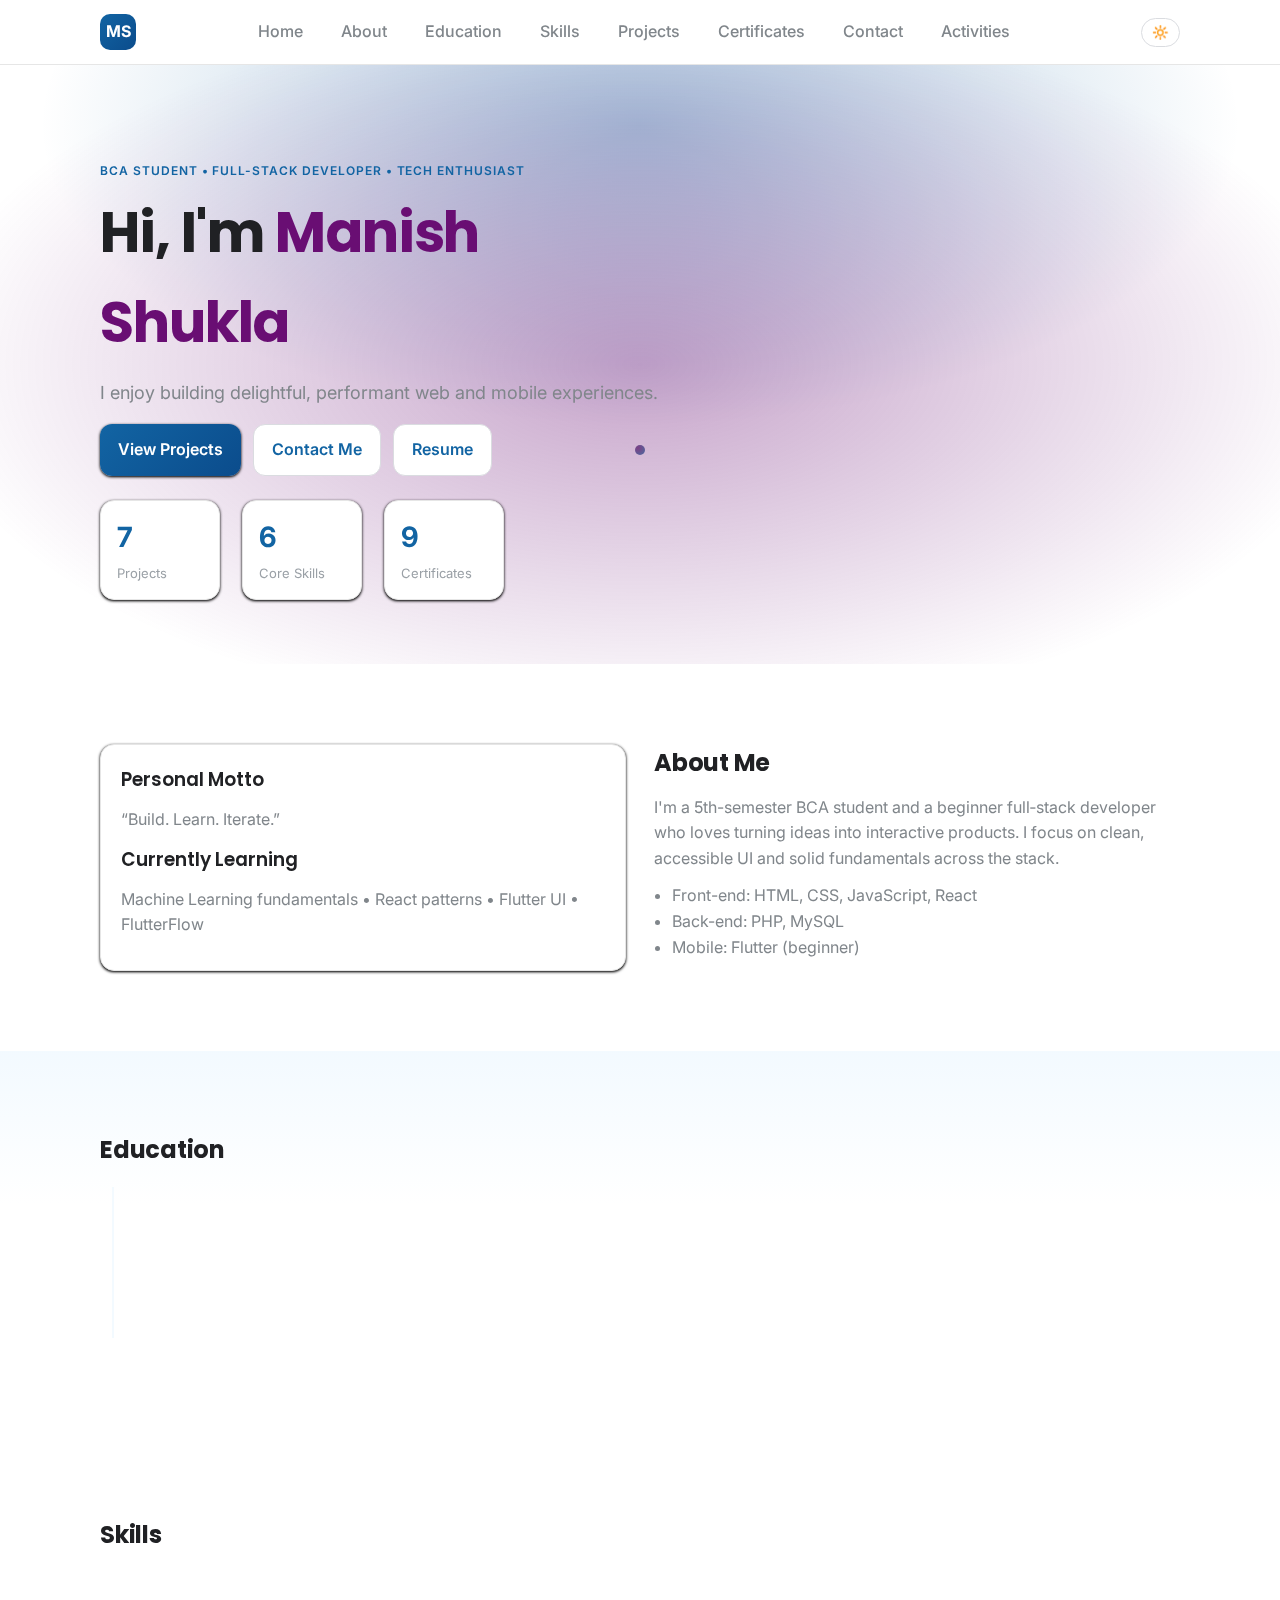
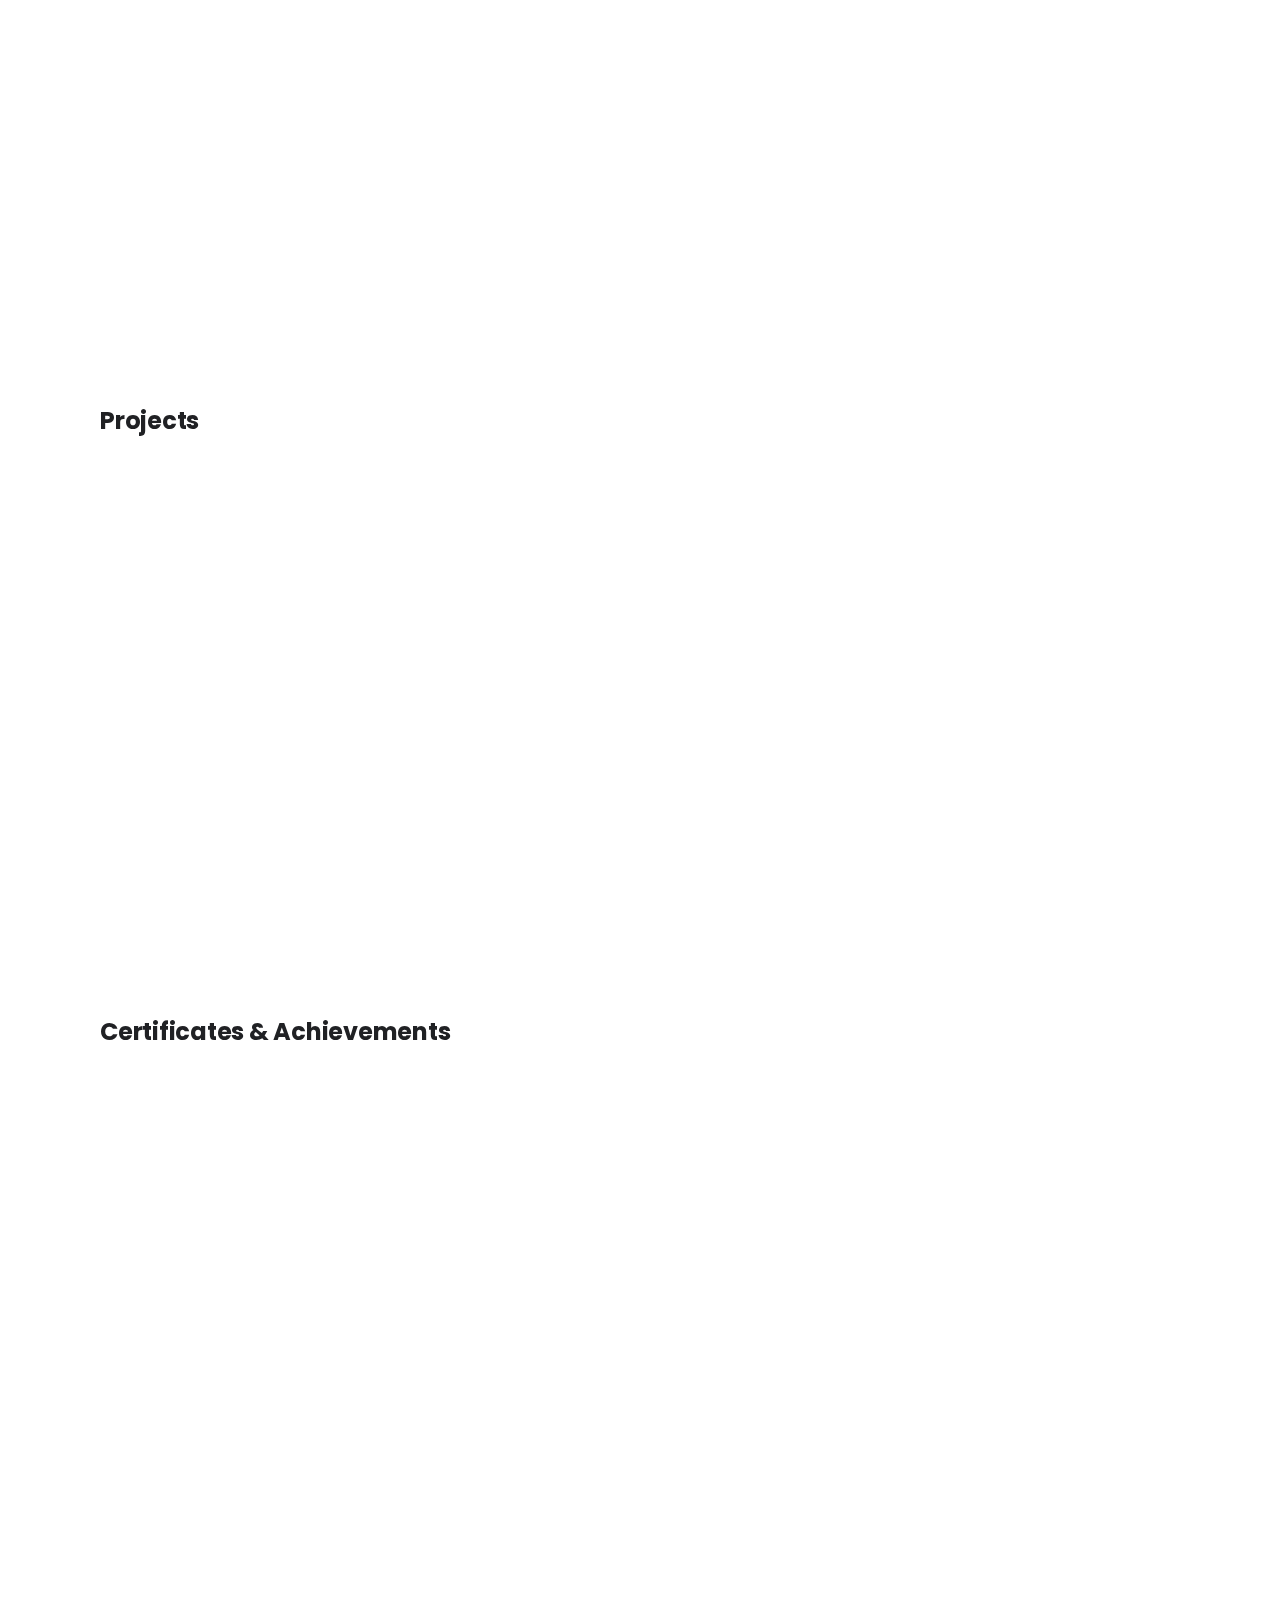
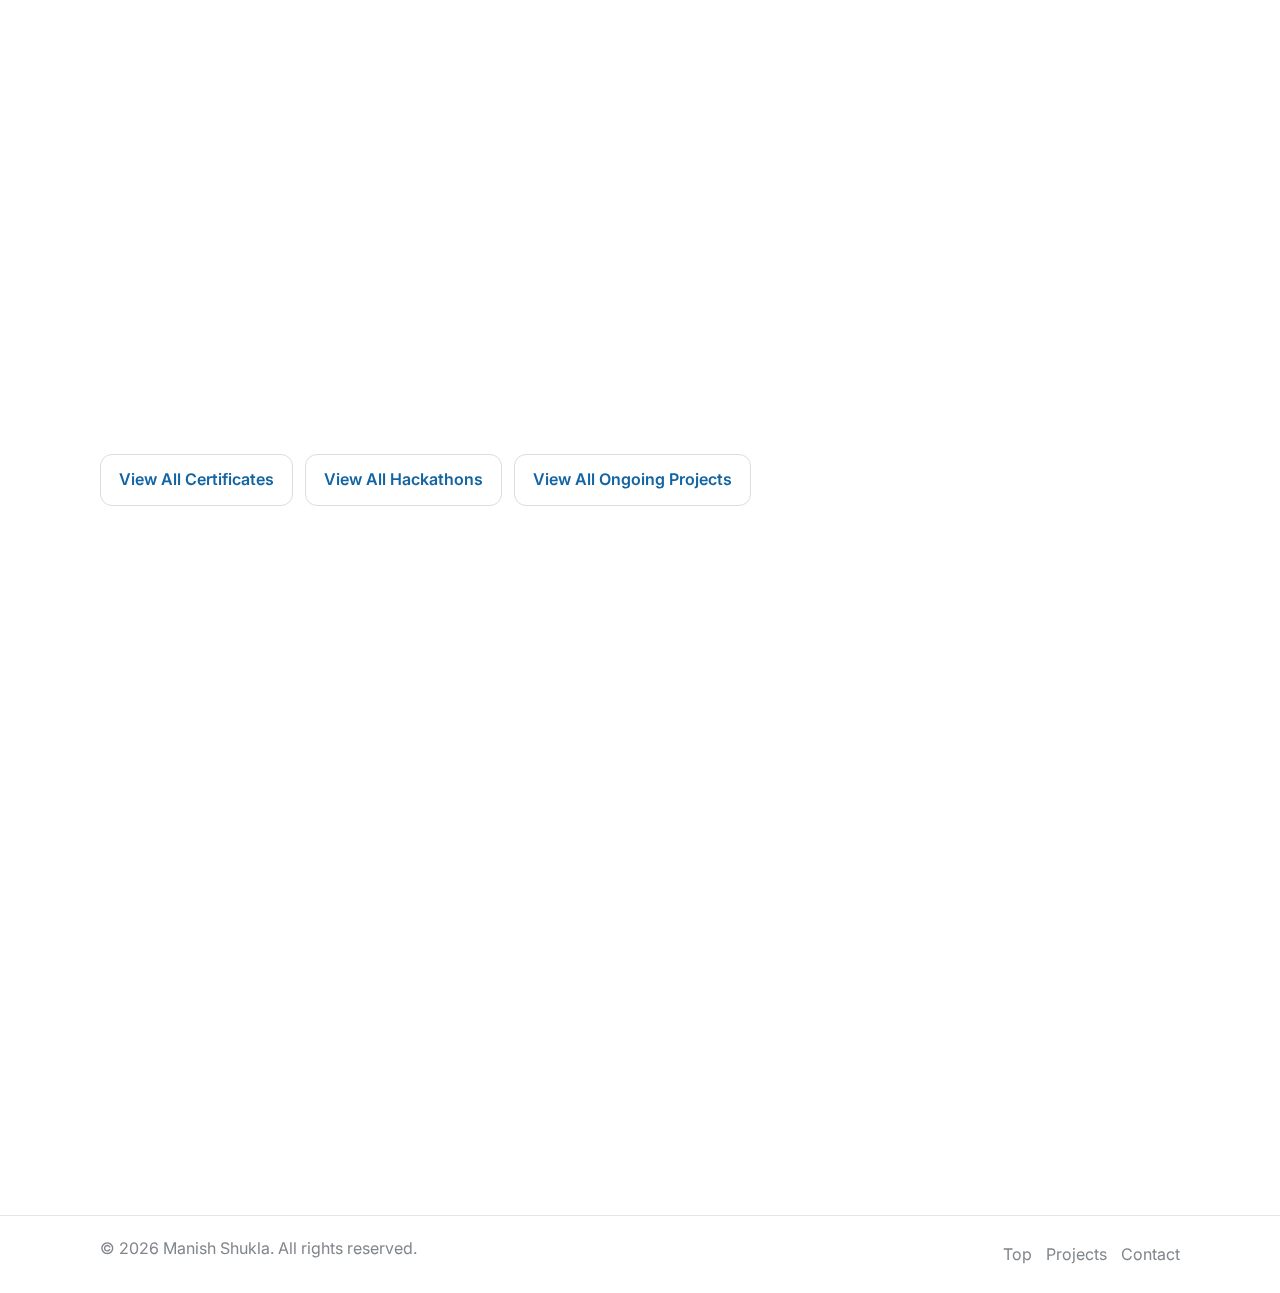
<file: index.html>
<!DOCTYPE html>
<html lang="en">
<head>
    <meta charset="UTF-8" />
    <meta name="viewport" content="width=device-width, initial-scale=1.0" />
    <meta name="description" content="Portfolio of Manish Shukla — BCA Student, Full-Stack Developer, Tech Enthusiast." />
    <title>Manish Shukla — Portfolio</title>
    <link rel="preconnect" href="https://fonts.googleapis.com">
    <link rel="preconnect" href="https://fonts.gstatic.com" crossorigin>
    <link href="https://fonts.googleapis.com/css2?family=Poppins:wght@500;600;700&family=Inter:wght@400;500;600&display=swap" rel="stylesheet">
    <link rel="stylesheet" href="styles.css" />
    <link rel="icon" href="data:image/svg+xml,%3Csvg xmlns='http://www.w3.org/2000/svg' viewBox='0 0 100 100'%3E%3Ccircle cx='50' cy='50' r='48' fill='%2311262d'/%3E%3Ctext x='50' y='60' font-size='48' text-anchor='middle' fill='%23b3a1ff' font-family='Arial'%3EMS%3C/text%3E%3C/svg%3E" />
</head>
<body>
    <header class="site-header" id="top">
        <div class="container nav-container">
            <a href="#top" class="brand">
                <span class="brand-mark">MS</span>
            </a>
            <nav class="nav" aria-label="Primary">
                <button class="nav-toggle" aria-expanded="false" aria-label="Toggle navigation">
                    <span class="nav-toggle-bar"></span>
                    <span class="nav-toggle-bar"></span>
                    <span class="nav-toggle-bar"></span>
                </button>
                <ul class="nav-list">
                    <li><a href="#hero">Home</a></li>
                    <li><a href="#about">About</a></li>
                    <li><a href="#education">Education</a></li>
                    <li><a href="#skills">Skills</a></li>
                    <li><a href="#projects">Projects</a></li>
                    <li><a href="#certificates">Certificates</a></li>
                    <li><a href="#contact">Contact</a></li>
                    <li><a href="#activities">Activities</a></li>
                </ul>
            </nav>
            <button class="theme-toggle" type="button" aria-label="Toggle dark mode" aria-pressed="false">
                <span class="theme-sun" aria-hidden="true">🔆</span>
                <span class="theme-moon" aria-hidden="true">🌙</span>
            </button>
        </div>
    </header>

    <main>
        <!-- Hero -->
        <section id="hero" class="section hero-section">
            <div class="container hero-container">
                <div class="hero-text" data-animate="rise">
                    <p class="eyebrow">BCA Student • Full-Stack Developer • Tech Enthusiast</p>
                    <h1 class="hero-title">Hi, I'm <span class="accent">Manish Shukla</span></h1>
                    <p class="hero-subtitle">I enjoy building delightful, performant web and mobile experiences.</p>
                    <div class="hero-actions">
                        <a class="btn btn-primary" href="#projects">View Projects</a>
                        <a class="btn btn-outline" href="#contact">Contact Me</a>
                        <a class="btn btn-outline" href="manishshuklaresume.pdf">Resume</a>
                    </div>
                    <div class="hero-stats">
                        <div class="stat" data-count="8">
                            <span class="stat-value">0</span>
                            <span class="stat-label">Projects</span>
                        </div>
                        <div class="stat" data-count="7">
                            <span class="stat-value">0</span>
                            <span class="stat-label">Core Skills</span>
                        </div>
                        <div class="stat" data-count="10">
                            <span class="stat-value">0</span>
                            <span class="stat-label">Certificates</span>
                        </div>
                    </div>
                </div>

            </div>
        </section>

        <!-- About -->
        <section id="about" class="section about-section">
            <div class="container grid-2">
                <div class="about-media" data-animate="fade">
                    <div class="card">
                        <h3>Personal Motto</h3>
                        <p>“Build. Learn. Iterate.”</p>
                        <h3>Currently Learning</h3>
                        <p>Machine Learning fundamentals • React patterns • Flutter UI • FlutterFlow</p>
                    </div>
                </div>
                <div class="about-text" data-animate="rise">
                    <h2>About Me</h2>
                    <p>
                        I'm a 5th-semester BCA student and a beginner full‑stack developer who loves
                        turning ideas into interactive products. I focus on clean, accessible UI and
                        solid fundamentals across the stack.
                    </p>
                    <ul class="about-highlights">
                        <li>Front-end: HTML, CSS, JavaScript, React</li>
                        <li>Back-end: PHP, MySQL</li>
                        <li>Mobile: Flutter (beginner)</li>
                    </ul>
                </div>
            </div>
        </section>

        <!-- Education -->
        <section id="education" class="section education-section">
            <div class="container">
                <h2>Education</h2>
                <div class="timeline">
                    <div class="timeline-item" data-animate="rise">
                        <div class="timeline-dot"></div>
                        <div class="timeline-content">
                            <h3>Bachelor of Computer Applications (BCA)</h3>
                            <p>5th Semester • Continuing</p>
                            <p>Coursework: Data Structures, Web Development, DBMS, OOP, Networking</p>
                        </div>
                    </div>
                </div>
            </div>
        </section>

        <!-- Skills -->
        <section id="skills" class="section skills-section">
            <div class="container">
                <h2>Skills</h2>
                <div class="skills-grid">
                    <div class="skill" data-skill="HTML" data-level="90" data-animate="rise">
                        <div class="skill-head">
                            <span class="skill-icon">&lt;/&gt;</span>
                            <span class="skill-name">HTML</span>
                            <span class="skill-level">90%</span>
                        </div>
                        <div class="skill-bar"><span></span></div>
                    </div>
                    <div class="skill" data-skill="CSS" data-level="85" data-animate="rise">
                        <div class="skill-head">
                            <span class="skill-icon">#</span>
                            <span class="skill-name">CSS</span>
                            <span class="skill-level">85%</span>
                        </div>
                        <div class="skill-bar"><span></span></div>
                    </div>
                    <div class="skill" data-skill="JavaScript" data-level="80" data-animate="rise">
                        <div class="skill-head">
                            <span class="skill-icon">JS</span>
                            <span class="skill-name">JavaScript</span>
                            <span class="skill-level">80%</span>
                        </div>
                        <div class="skill-bar"><span></span></div>
                    </div>
                    <div class="skill" data-skill="PHP" data-level="70" data-animate="rise">
                        <div class="skill-head">
                            <span class="skill-icon">{ }</span>
                            <span class="skill-name">PHP</span>
                            <span class="skill-level">70%</span>
                        </div>
                        <div class="skill-bar"><span></span></div>
                    </div>
                    <div class="skill" data-skill="MySQL" data-level="75" data-animate="rise">
                        <div class="skill-head">
                            <span class="skill-icon">DB</span>
                            <span class="skill-name">MySQL</span>
                            <span class="skill-level">75%</span>
                        </div>
                        <div class="skill-bar"><span></span></div>
                    </div>
                    <div class="skill" data-skill="React" data-level="70" data-animate="rise">
                        <div class="skill-head">
                            <span class="skill-icon">⚛︎</span>
                            <span class="skill-name">React</span>
                            <span class="skill-level">70%</span>
                        </div>
                        <div class="skill-bar"><span></span></div>
                    </div>
                    <div class="skill" data-skill="Flutter" data-level="55" data-animate="rise">
                        <div class="skill-head">
                            <span class="skill-icon">▶</span>
                            <span class="skill-name">Flutter</span>
                            <span class="skill-level">55%</span>
                        </div>
                        <div class="skill-bar"><span></span></div>
                    </div>
                </div>
            </div>
        </section>

        <!-- Projects -->
        <section id="projects" class="section projects-section">
            <div class="container">
                <h2>Projects</h2>
                <div class="projects-grid">
                    <article class="project-card" data-animate="fade">
                        <div class="project-media">
                            <img src="lmm.jpg" alt="AI Agent Project screenshot" />
                        </div>
                        <div class="project-body">
                            <h3>AI AGENT PROJECT</h3>
                            <p>AI-powered academic assistant leveraging IBM models for research tasks.</p>
                            <ul class="stack">
                                <li>IMB CLOUD</li><li>WATSONX.AI</li><li>WATSONX</li>
                            </ul>
                            <div class="project-actions">
                                <a class="btn btn-sm btn-outline" href="https://github.com/Manish3Shukla/RESEARCH_AGENT" target="_blank" rel="noopener">GitHub</a>
                            </div>
                        </div>
                    </article>
                    <article class="project-card" data-animate="fade">
                        <div class="project-media">
                            <img src="xccc.jpg" alt="Front-end Projects screenshot" />
                        </div>
                        <div class="project-body">
                            <h3>Front-end Projects</h3>
                            <p>Collection of UI projects: chat UI, music app, quizzes, and more.</p>
                            <ul class="stack">
                                <li>HTML</li><li>CSS</li><li>JavaScript</li>
                            </ul>
                            <div class="project-actions">
                                <a class="btn btn-sm btn-outline" href="https://github.com/Manish3Shukla/Front-end-Project" target="_blank" rel="noopener">GitHub</a>
                            </div>
                        </div>
                    </article>
                    <article class="project-card" data-animate="fade">
                        <div class="project-media">
                            <img src="vvv.jpg" alt="Cloud Run Progression screenshot" />
                        </div>
                        <div class="project-body">
                            <h3>Bookmark Extensions </h3>
                            <p>To manage bookmark, edit, modify it (Spark)</p>
                            <ul class="stack">
                                <li>HTML</li><li>CSS</li><li>JS</li><li>JSON</li>
                            </ul>
                            <div class="project-actions">
                                <a class="btn btn-sm btn-outline" href="https://github.com/Manish3Shukla/spark" target="_blank" rel="noopener">GitHub</a>
                            </div>
                        </div>
                    </article>
                </div>
            </div>
        </section>

        <!-- Certificates & Achievements -->
        <section id="certificates" class="section certificates-section">
            <div class="container">
                <h2>Certificates & Achievements</h2>
                
                <!-- Certifications Section -->
                <div class="achievement-section" data-animate="rise">
                    <h3>Certifications</h3>
                    <div class="certs-grid">
                        <div class="cert-card" data-animate="rise">
                            <h4>IBM AI </h4>
                            <p>Issued by IBM • 2025</p>
                            <p>AI and machine learning fundamentals certification</p>
                        </div>
                        <div class="cert-card" data-animate="rise">
                            <h4>Docker and Kubernetes </h4>
                            <p>Sacler 2025</p>
                            <p>Basic Understanding </p>
                        </div>
                        <div class="cert-card" data-animate="rise">
                            <h4>Generative AI</h4>
                            <p>Coursera • IBM • 2025</p>
                            <p>Introduction with tools</p>
                        </div>
                    </div>
                </div>

                <!-- Hackathons Section -->
                <div class="achievement-section" data-animate="rise">
                    <h3>Hackathons & Competitions</h3>
                    <div class="certs-grid">
                        <div class="cert-card" data-animate="rise">
                            <h4>TBI Hackathon 2025</h4>
                            <p>Front-End Based (Mini Hackathon) • Finalist</p>
                            <p>Built a webpage for TBI in 8 hours</p>
                        </div>
                        <div class="cert-card" data-animate="rise">
                            <h4>Inter-College hackathon</h4>
                            <p>24-hour coding challenge </p>
                            <p>Developed a sustainable smart city project</p>
                        </div>
                        <div class="cert-card" data-animate="rise">
                            <h4>College Webathon</h4>
                            <p>Created Website For Nirvana Event in 5 Hours • 2nd Place</p>
                            <p>Pitched a website for college event for tech-fest</p>
                        </div>
                    </div>
                </div>

                <!-- Ongoing Projects Section -->
                <div class="achievement-section" data-animate="rise">
                    <h3>Ongoing Projects & Learning</h3>
                    <div class="certs-grid">
                        <div class="cert-card" data-animate="rise">
                            <h4>Machine Learning Fundamentals</h4>
                            <p>Learning supervised/unsupervised algorithms • 60% Complete</p>
                            <p>Working on classification and regression models</p>
                        </div>
                        <div class="cert-card" data-animate="rise">
                            <h4>ML Advanced Project</h4>
                            <p>Building a model for advanced ML tasks, context, performance optimization • Just Started</p>
                        </div>
                        <div class="cert-card" data-animate="rise">
                            <h4>Learning Flutter Flow</h4>
                            <p>Mobile app development with Flutter • 10% Complete</p>
                            <p>Creating cross-platform mobile applications</p>
                        </div>
                    </div>
                </div>

                <div class="hero-actions" style="margin-top:32px">
                    <a class="btn btn-outline" href="certificates.html">View All Certificates</a>
                    <a class="btn btn-outline" href="hackathons.html">View All Hackathons</a>
                    <a class="btn btn-outline" href="ongoing-projects.html">View All Ongoing Projects</a>
                </div>
            </div>
        </section>

        <!-- Contact -->
        <section id="contact" class="section contact-section">
            <div class="container grid-2">
                <div class="contact-text" data-animate="rise">
                    <h2>Contact</h2>
                    <p>Have a project idea or just want to say hello? Let's connect.</p>
                    <ul class="socials">
                        <li><a href="https://www.linkedin.com/in/manish-shukla-292a29308/" target="_blank" rel="noopener" aria-label="LinkedIn">LinkedIn</a></li>
                        <li><a href="https://github.com/Manish3Shukla" target="_blank" rel="noopener" aria-label="GitHub">GitHub</a></li>
                        <li><a href="mailto:manishshukla7395@gmail.com" aria-label="Email">Email</a></li>
                    </ul>
                </div>
                <form action="https://formspree.io/f/mqadedky" method="POST" class="contact-form" data-animate="fade" novalidate>
                    <div class="form-row">
                        <label for="name">Name</label>
                        <input id="name" name="name" type="text" placeholder="Your name" required />
                    </div>
                    <div class="form-row">
                        <label for="email">Email</label>
                        <input id="email" name="email" type="email" placeholder="you@example.com" required />
                    </div>
                    <div class="form-row">
                        <label for="message">Message</label>
                        <textarea id="message" name="message" rows="5" placeholder="How can I help?" required></textarea>
                    </div>
                    <div class="form-actions">
                        <button type="submit" class="btn btn-primary">Send Message</button>
                        <p class="form-status" role="status" aria-live="polite"></p>
                    </div>
                </form>
            </div>
        </section>
    </main>

    <footer class="site-footer">
        <div class="container footer-container">
            <p>© <span id="year"></span> Manish Shukla. All rights reserved.</p>
            <ul class="footer-links">
                <li><a href="#top">Top</a></li>
                <li><a href="#projects">Projects</a></li>
                <li><a href="#contact">Contact</a></li>
            </ul>
        </div>
    </footer>

    <div class="cursor-dot" aria-hidden="true"></div>
    <script src="main.js"></script>
</body>
</html>
</file>
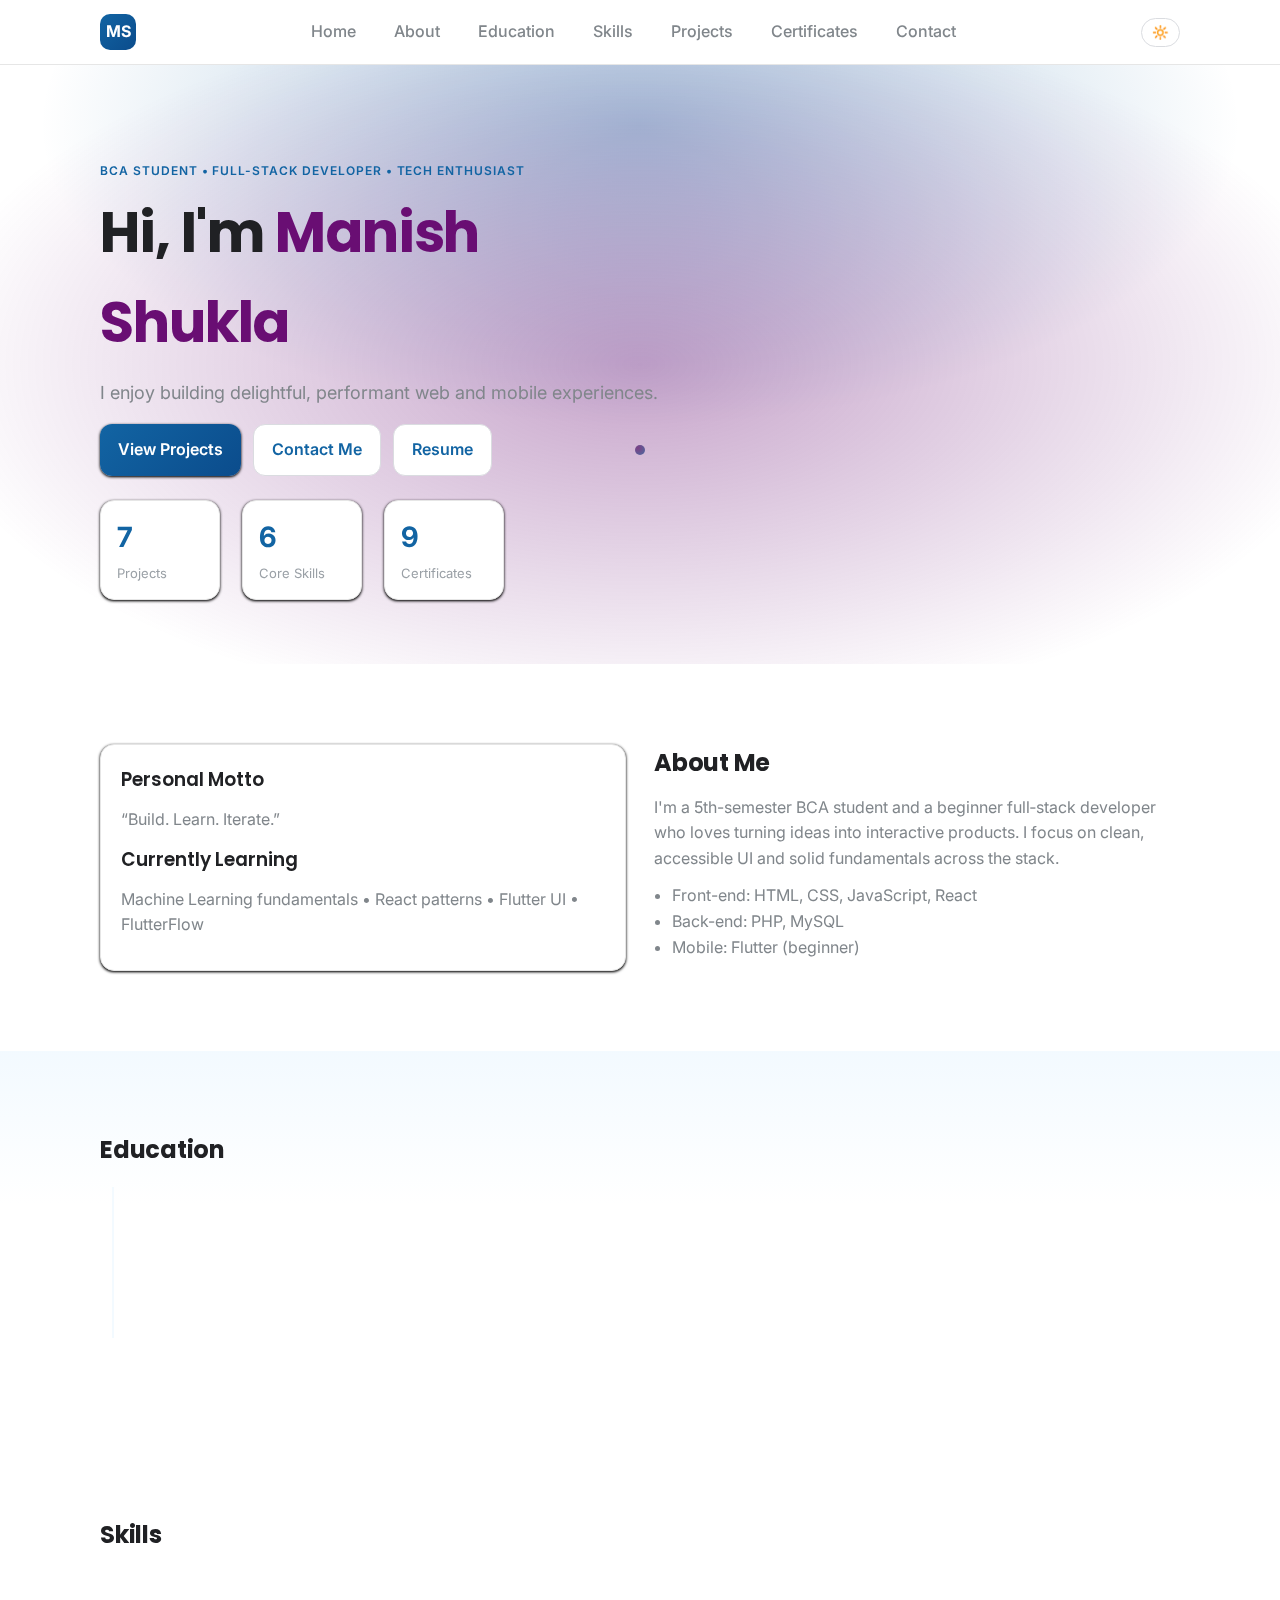
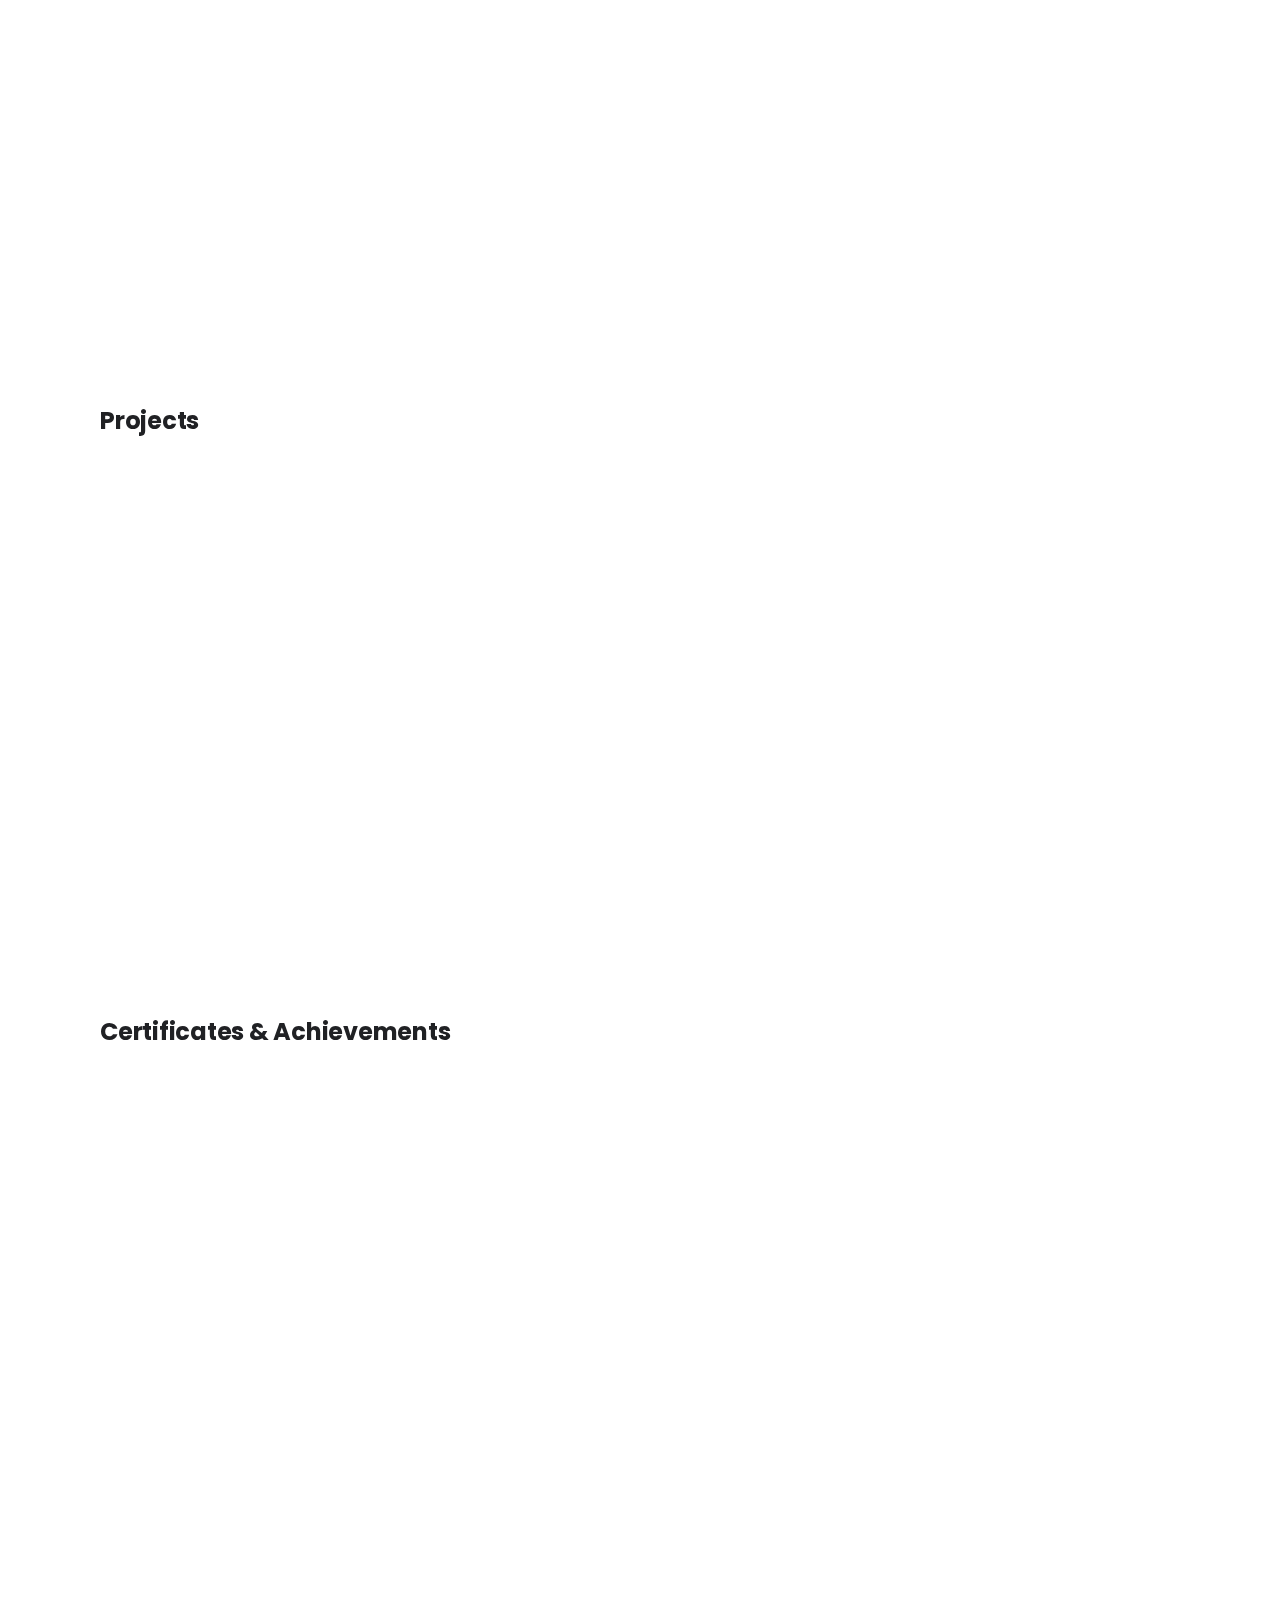
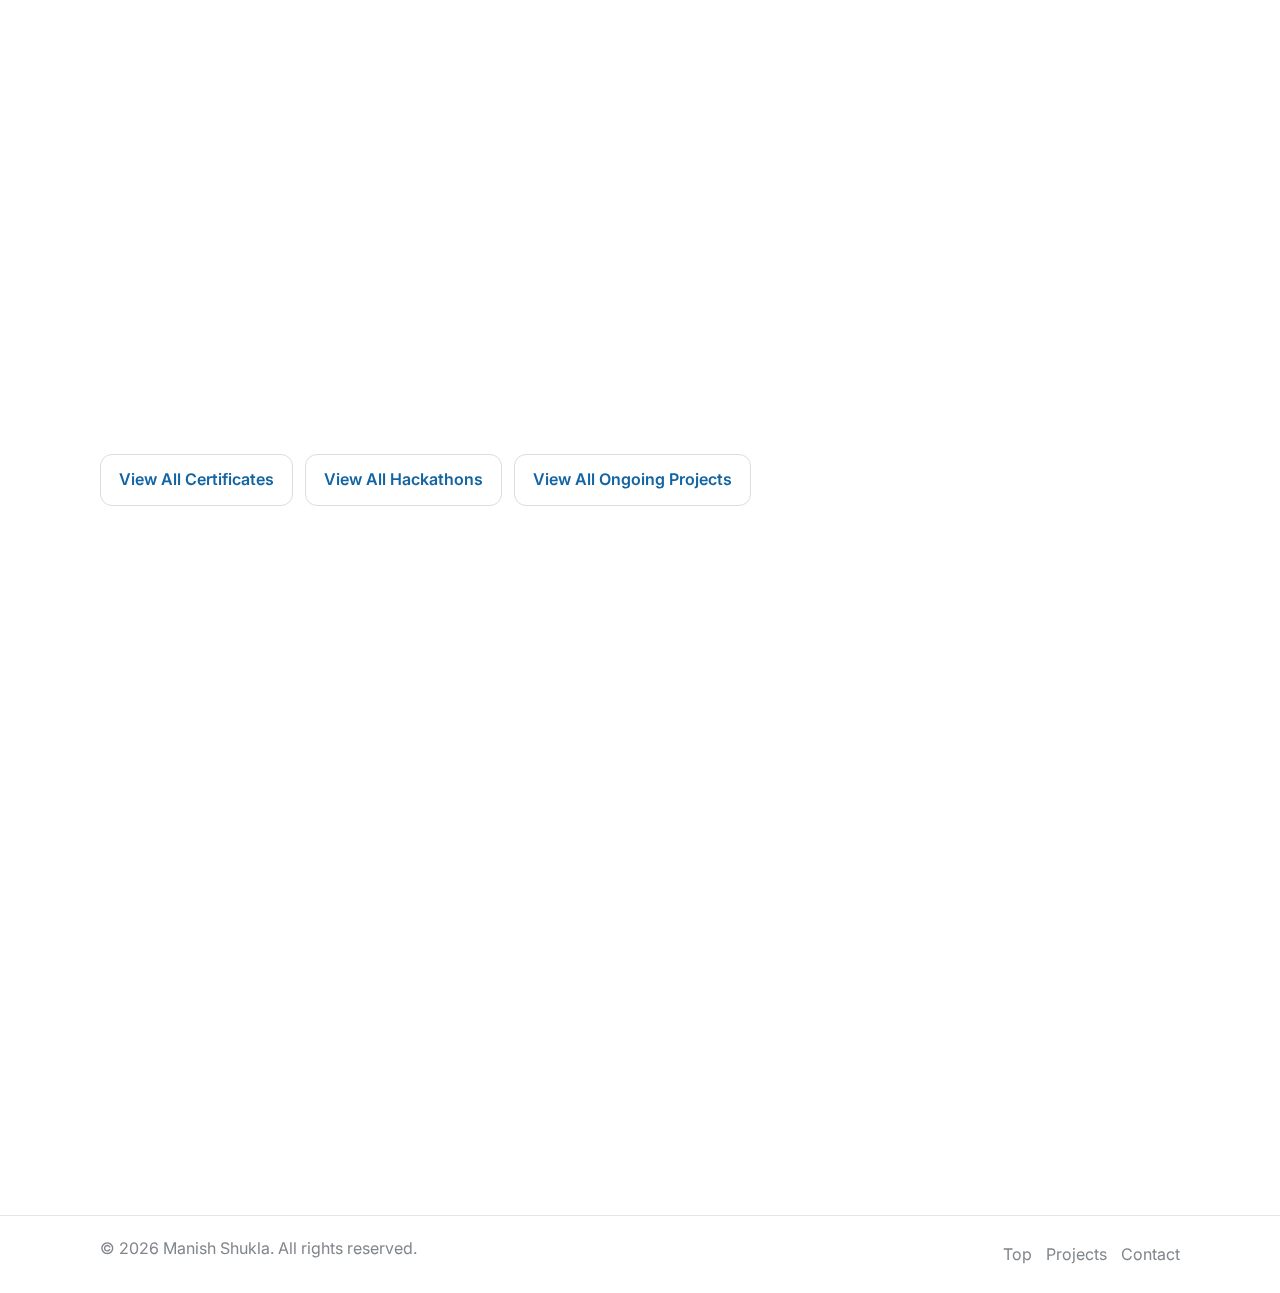
<file: file/index.html>
<!DOCTYPE html>
<html lang="en">
<head>
    <meta charset="UTF-8" />
    <meta name="viewport" content="width=device-width, initial-scale=1.0" />
    <meta name="description" content="Portfolio of Manish Shukla — BCA Student, Full-Stack Developer, Tech Enthusiast." />
    <title>Manish Shukla — Portfolio</title>
    <link rel="preconnect" href="https://fonts.googleapis.com">
    <link rel="preconnect" href="https://fonts.gstatic.com" crossorigin>
    <link href="https://fonts.googleapis.com/css2?family=Poppins:wght@500;600;700&family=Inter:wght@400;500;600&display=swap" rel="stylesheet">
    <link rel="stylesheet" href="styles.css" />
    <link rel="icon" href="data:image/svg+xml,%3Csvg xmlns='http://www.w3.org/2000/svg' viewBox='0 0 100 100'%3E%3Ccircle cx='50' cy='50' r='48' fill='%2311262d'/%3E%3Ctext x='50' y='60' font-size='48' text-anchor='middle' fill='%23b3a1ff' font-family='Arial'%3EMS%3C/text%3E%3C/svg%3E" />
</head>
<body>
    <header class="site-header" id="top">
        <div class="container nav-container">
            <a href="#top" class="brand">
                <span class="brand-mark">MS</span>
            </a>
            <nav class="nav" aria-label="Primary">
                <button class="nav-toggle" aria-expanded="false" aria-label="Toggle navigation">
                    <span class="nav-toggle-bar"></span>
                    <span class="nav-toggle-bar"></span>
                    <span class="nav-toggle-bar"></span>
                </button>
                <ul class="nav-list">
                    <li><a href="#hero">Home</a></li>
                    <li><a href="#about">About</a></li>
                    <li><a href="#education">Education</a></li>
                    <li><a href="#skills">Skills</a></li>
                    <li><a href="#projects">Projects</a></li>
                    <li><a href="#certificates">Certificates</a></li>
                    <li><a href="#contact">Contact</a></li>
                </ul>
            </nav>
            <button class="theme-toggle" type="button" aria-label="Toggle dark mode" aria-pressed="false">
                <span class="theme-sun" aria-hidden="true">🔆</span>
                <span class="theme-moon" aria-hidden="true">🌙</span>
            </button>
        </div>
    </header>

    <main>
        <!-- Hero -->
        <section id="hero" class="section hero-section">
            <div class="container hero-container">
                <div class="hero-text" data-animate="rise">
                    <p class="eyebrow">BCA Student • Full-Stack Developer • Tech Enthusiast</p>
                    <h1 class="hero-title">Hi, I'm <span class="accent">Manish Shukla</span></h1>
                    <p class="hero-subtitle">I enjoy building delightful, performant web and mobile experiences.</p>
                    <div class="hero-actions">
                        <a class="btn btn-primary" href="#projects">View Projects</a>
                        <a class="btn btn-outline" href="#contact">Contact Me</a>
                        <a class="btn btn-outline" href="Manish Shukla Resume.pdf">Resume</a>
                    </div>
                    <div class="hero-stats">
                        <div class="stat" data-count="8">
                            <span class="stat-value">0</span>
                            <span class="stat-label">Projects</span>
                        </div>
                        <div class="stat" data-count="7">
                            <span class="stat-value">0</span>
                            <span class="stat-label">Core Skills</span>
                        </div>
                        <div class="stat" data-count="10">
                            <span class="stat-value">0</span>
                            <span class="stat-label">Certificates</span>
                        </div>
                    </div>
                </div>

            </div>
        </section>

        <!-- About -->
        <section id="about" class="section about-section">
            <div class="container grid-2">
                <div class="about-media" data-animate="fade">
                    <div class="card">
                        <h3>Personal Motto</h3>
                        <p>“Build. Learn. Iterate.”</p>
                        <h3>Currently Learning</h3>
                        <p>Machine Learning fundamentals • React patterns • Flutter UI • FlutterFlow</p>
                    </div>
                </div>
                <div class="about-text" data-animate="rise">
                    <h2>About Me</h2>
                    <p>
                        I'm a 5th-semester BCA student and a beginner full‑stack developer who loves
                        turning ideas into interactive products. I focus on clean, accessible UI and
                        solid fundamentals across the stack.
                    </p>
                    <ul class="about-highlights">
                        <li>Front-end: HTML, CSS, JavaScript, React</li>
                        <li>Back-end: PHP, MySQL</li>
                        <li>Mobile: Flutter (beginner)</li>
                    </ul>
                </div>
            </div>
        </section>

        <!-- Education -->
        <section id="education" class="section education-section">
            <div class="container">
                <h2>Education</h2>
                <div class="timeline">
                    <div class="timeline-item" data-animate="rise">
                        <div class="timeline-dot"></div>
                        <div class="timeline-content">
                            <h3>Bachelor of Computer Applications (BCA)</h3>
                            <p>5th Semester • Continuing</p>
                            <p>Coursework: Data Structures, Web Development, DBMS, OOP, Networking</p>
                        </div>
                    </div>
                </div>
            </div>
        </section>

        <!-- Skills -->
        <section id="skills" class="section skills-section">
            <div class="container">
                <h2>Skills</h2>
                <div class="skills-grid">
                    <div class="skill" data-skill="HTML" data-level="90" data-animate="rise">
                        <div class="skill-head">
                            <span class="skill-icon">&lt;/&gt;</span>
                            <span class="skill-name">HTML</span>
                            <span class="skill-level">90%</span>
                        </div>
                        <div class="skill-bar"><span></span></div>
                    </div>
                    <div class="skill" data-skill="CSS" data-level="85" data-animate="rise">
                        <div class="skill-head">
                            <span class="skill-icon">#</span>
                            <span class="skill-name">CSS</span>
                            <span class="skill-level">85%</span>
                        </div>
                        <div class="skill-bar"><span></span></div>
                    </div>
                    <div class="skill" data-skill="JavaScript" data-level="80" data-animate="rise">
                        <div class="skill-head">
                            <span class="skill-icon">JS</span>
                            <span class="skill-name">JavaScript</span>
                            <span class="skill-level">80%</span>
                        </div>
                        <div class="skill-bar"><span></span></div>
                    </div>
                    <div class="skill" data-skill="PHP" data-level="70" data-animate="rise">
                        <div class="skill-head">
                            <span class="skill-icon">{ }</span>
                            <span class="skill-name">PHP</span>
                            <span class="skill-level">70%</span>
                        </div>
                        <div class="skill-bar"><span></span></div>
                    </div>
                    <div class="skill" data-skill="MySQL" data-level="75" data-animate="rise">
                        <div class="skill-head">
                            <span class="skill-icon">DB</span>
                            <span class="skill-name">MySQL</span>
                            <span class="skill-level">75%</span>
                        </div>
                        <div class="skill-bar"><span></span></div>
                    </div>
                    <div class="skill" data-skill="React" data-level="70" data-animate="rise">
                        <div class="skill-head">
                            <span class="skill-icon">⚛︎</span>
                            <span class="skill-name">React</span>
                            <span class="skill-level">70%</span>
                        </div>
                        <div class="skill-bar"><span></span></div>
                    </div>
                    <div class="skill" data-skill="Flutter" data-level="55" data-animate="rise">
                        <div class="skill-head">
                            <span class="skill-icon">▶</span>
                            <span class="skill-name">Flutter</span>
                            <span class="skill-level">55%</span>
                        </div>
                        <div class="skill-bar"><span></span></div>
                    </div>
                </div>
            </div>
        </section>

        <!-- Projects -->
        <section id="projects" class="section projects-section">
            <div class="container">
                <h2>Projects</h2>
                <div class="projects-grid">
                    <article class="project-card" data-animate="fade">
                        <div class="project-media">
                            <img src="lmm.jpg" alt="AI Agent Project screenshot" />
                        </div>
                        <div class="project-body">
                            <h3>AI AGENT PROJECT</h3>
                            <p>AI-powered academic assistant leveraging IBM models for research tasks.</p>
                            <ul class="stack">
                                <li>IMB CLOUD</li><li>WATSONX.AI</li><li>WATSONX</li>
                            </ul>
                            <div class="project-actions">
                                <a class="btn btn-sm btn-outline" href="https://github.com/Manish3Shukla/RESEARCH_AGENT" target="_blank" rel="noopener">GitHub</a>
                            </div>
                        </div>
                    </article>
                    <article class="project-card" data-animate="fade">
                        <div class="project-media">
                            <img src="xccc.jpg" alt="Front-end Projects screenshot" />
                        </div>
                        <div class="project-body">
                            <h3>Front-end Projects</h3>
                            <p>Collection of UI projects: chat UI, music app, quizzes, and more.</p>
                            <ul class="stack">
                                <li>HTML</li><li>CSS</li><li>JavaScript</li>
                            </ul>
                            <div class="project-actions">
                                <a class="btn btn-sm btn-outline" href="https://github.com/Manish3Shukla/Front-end-Project" target="_blank" rel="noopener">GitHub</a>
                            </div>
                        </div>
                    </article>
                    <article class="project-card" data-animate="fade">
                        <div class="project-media">
                            <img src="vvv.jpg" alt="Cloud Run Progression screenshot" />
                        </div>
                        <div class="project-body">
                            <h3>Cloud Run Progression</h3>
                            <p>Canary deployments with Cloud Run and Cloud Build automation.</p>
                            <ul class="stack">
                                <li>Python</li><li>Docker</li><li>Google Cloud</li><li>Go</li>
                            </ul>
                            <div class="project-actions">
                                <a class="btn btn-sm btn-outline" href="https://github.com/Manish3Shukla/cloudrun-progression" target="_blank" rel="noopener">GitHub</a>
                            </div>
                        </div>
                    </article>
                </div>
            </div>
        </section>

        <!-- Certificates & Achievements -->
        <section id="certificates" class="section certificates-section">
            <div class="container">
                <h2>Certificates & Achievements</h2>
                
                <!-- Certifications Section -->
                <div class="achievement-section" data-animate="rise">
                    <h3>Certifications</h3>
                    <div class="certs-grid">
                        <div class="cert-card" data-animate="rise">
                            <h4>IBM AI </h4>
                            <p>Issued by IBM • 2025</p>
                            <p>AI and machine learning fundamentals certification</p>
                        </div>
                        <div class="cert-card" data-animate="rise">
                            <h4>Docker and Kubernetes </h4>
                            <p>Sacler 2025</p>
                            <p>Basic Understanding </p>
                        </div>
                        <div class="cert-card" data-animate="rise">
                            <h4>Generative AI</h4>
                            <p>Coursera • IBM • 2025</p>
                            <p>Introduction with tools</p>
                        </div>
                    </div>
                </div>

                <!-- Hackathons Section -->
                <div class="achievement-section" data-animate="rise">
                    <h3>Hackathons & Competitions</h3>
                    <div class="certs-grid">
                        <div class="cert-card" data-animate="rise">
                            <h4>TBI Hackathon 2025</h4>
                            <p>Front-End Based (Mini Hackathon) • Finalist</p>
                            <p>Built a webpage for TBI in 8 hours</p>
                        </div>
                        <div class="cert-card" data-animate="rise">
                            <h4>Inter-College hackathon</h4>
                            <p>24-hour coding challenge </p>
                            <p>Developed a sustainable smart city project</p>
                        </div>
                        <div class="cert-card" data-animate="rise">
                            <h4>College Webathon</h4>
                            <p>Created Website For Nirvana Event in 5 Hours • 2nd Place</p>
                            <p>Pitched a website for college event for tech-fest</p>
                        </div>
                    </div>
                </div>

                <!-- Ongoing Projects Section -->
                <div class="achievement-section" data-animate="rise">
                    <h3>Ongoing Projects & Learning</h3>
                    <div class="certs-grid">
                        <div class="cert-card" data-animate="rise">
                            <h4>Machine Learning Fundamentals</h4>
                            <p>Learning supervised/unsupervised algorithms • 60% Complete</p>
                            <p>Working on classification and regression models</p>
                        </div>
                        <div class="cert-card" data-animate="rise">
                            <h4>ML Advanced Project</h4>
                            <p>Building a model for advanced ML tasks, context, performance optimization • Just Started</p>
                        </div>
                        <div class="cert-card" data-animate="rise">
                            <h4>Learning Flutter Flow</h4>
                            <p>Mobile app development with Flutter • 10% Complete</p>
                            <p>Creating cross-platform mobile applications</p>
                        </div>
                    </div>
                </div>

                <div class="hero-actions" style="margin-top:32px">
                    <a class="btn btn-outline" href="certificates.html">View All Certificates</a>
                    <a class="btn btn-outline" href="hackathons.html">View All Hackathons</a>
                    <a class="btn btn-outline" href="ongoing-projects.html">View All Ongoing Projects</a>
                </div>
            </div>
        </section>

        <!-- Contact -->
        <section id="contact" class="section contact-section">
            <div class="container grid-2">
                <div class="contact-text" data-animate="rise">
                    <h2>Contact</h2>
                    <p>Have a project idea or just want to say hello? Let's connect.</p>
                    <ul class="socials">
                        <li><a href="https://www.linkedin.com/in/manish-shukla-292a29308/" target="_blank" rel="noopener" aria-label="LinkedIn">LinkedIn</a></li>
                        <li><a href="https://github.com/Manish3Shukla" target="_blank" rel="noopener" aria-label="GitHub">GitHub</a></li>
                        <li><a href="mailto:manishshukla7395@gmail.com" aria-label="Email">Email</a></li>
                    </ul>
                </div>
                <form action="https://formspree.io/f/mqadedky" method="POST" class="contact-form" data-animate="fade" novalidate>
                    <div class="form-row">
                        <label for="name">Name</label>
                        <input id="name" name="name" type="text" placeholder="Your name" required />
                    </div>
                    <div class="form-row">
                        <label for="email">Email</label>
                        <input id="email" name="email" type="email" placeholder="you@example.com" required />
                    </div>
                    <div class="form-row">
                        <label for="message">Message</label>
                        <textarea id="message" name="message" rows="5" placeholder="How can I help?" required></textarea>
                    </div>
                    <div class="form-actions">
                        <button type="submit" class="btn btn-primary">Send Message</button>
                        <p class="form-status" role="status" aria-live="polite"></p>
                    </div>
                </form>
            </div>
        </section>
    </main>

    <footer class="site-footer">
        <div class="container footer-container">
            <p>© <span id="year"></span> Manish Shukla. All rights reserved.</p>
            <ul class="footer-links">
                <li><a href="#top">Top</a></li>
                <li><a href="#projects">Projects</a></li>
                <li><a href="#contact">Contact</a></li>
            </ul>
        </div>
    </footer>

    <div class="cursor-dot" aria-hidden="true"></div>
    <script src="main.js"></script>
</body>
</html>
</file>
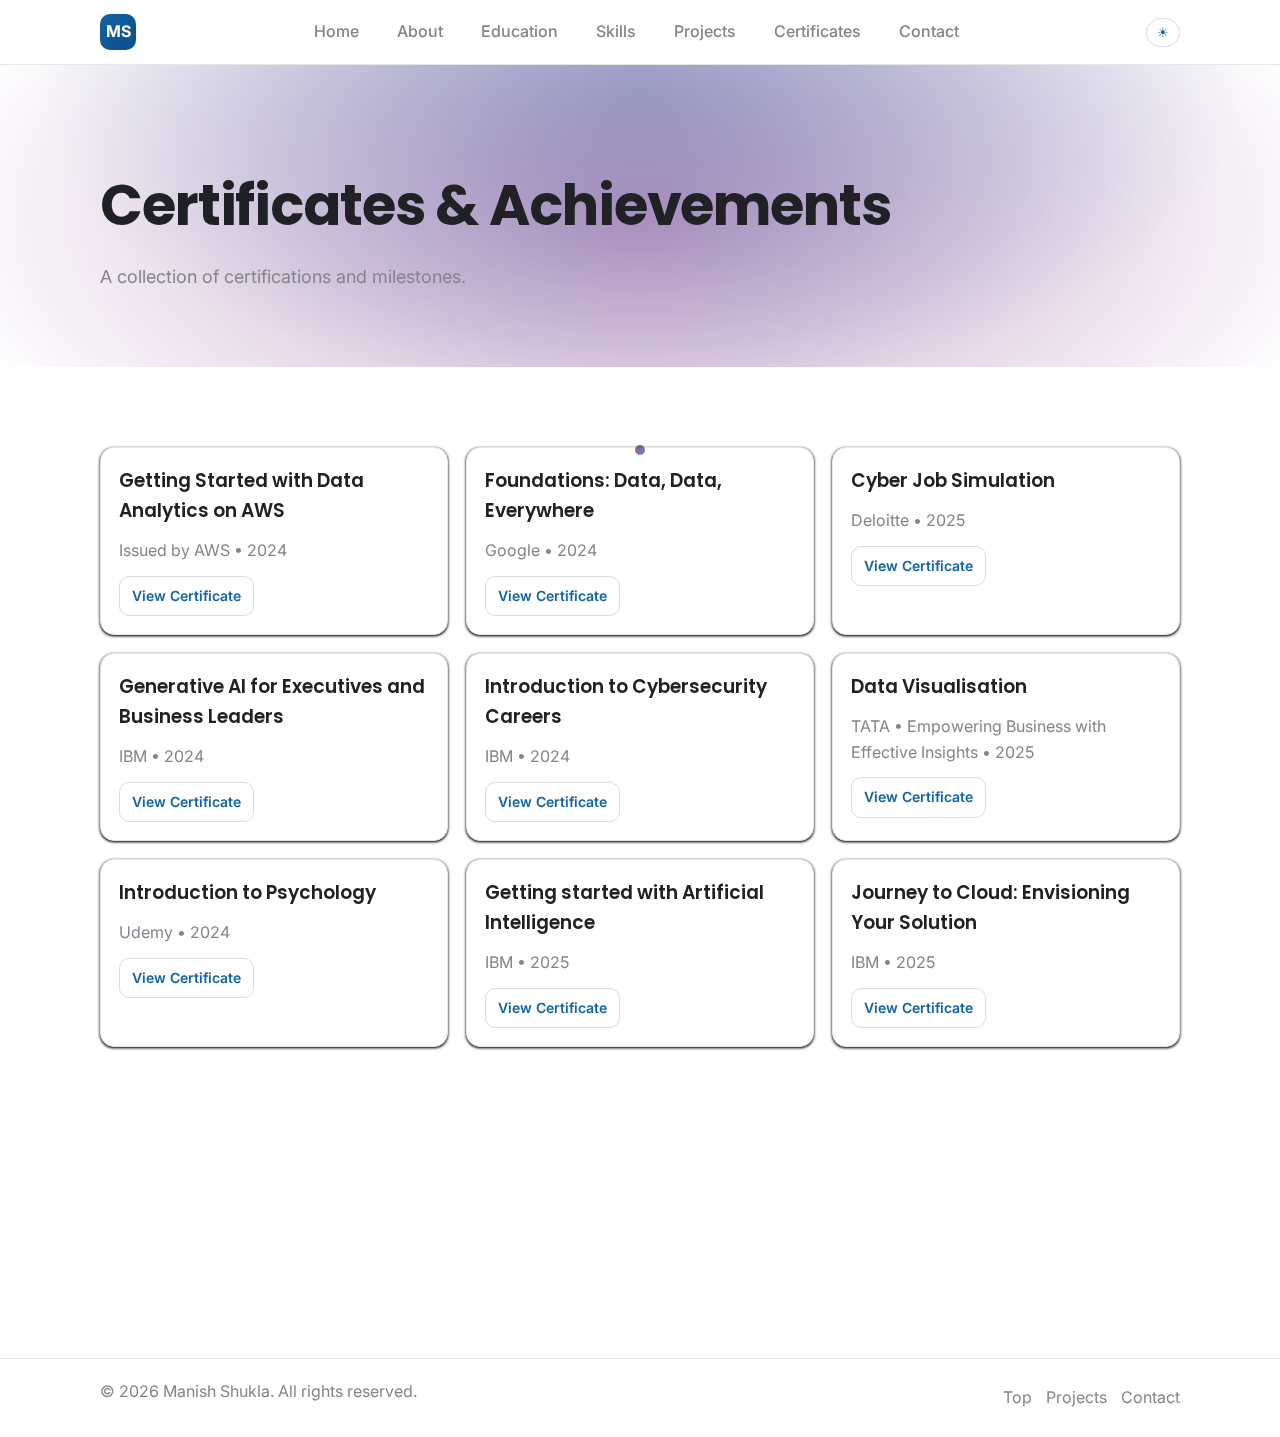
<file: certificates.html>
<!DOCTYPE html>
<html lang="en">
<head>
    <meta charset="UTF-8" />
    <meta name="viewport" content="width=device-width, initial-scale=1.0" />
    <meta name="description" content="Certificates and achievements — Manish Shukla." />
    <title>Certificates — Manish Shukla</title>
    <link rel="preconnect" href="https://fonts.googleapis.com">
    <link rel="preconnect" href="https://fonts.gstatic.com" crossorigin>
    <link href="https://fonts.googleapis.com/css2?family=Poppins:wght@500;600;700&family=Inter:wght@400;500;600&display=swap" rel="stylesheet">
    <link rel="stylesheet" href="styles.css" />
</head>
<body>
    <header class="site-header">
        <div class="container nav-container">
            <a href="index.html#top" class="brand">
                <span class="brand-mark">MS</span>
            </a>
            <nav class="nav" aria-label="Primary">
                <button class="nav-toggle" aria-expanded="false" aria-label="Toggle navigation">
                    <span class="nav-toggle-bar"></span>
                    <span class="nav-toggle-bar"></span>
                    <span class="nav-toggle-bar"></span>
                </button>
                <ul class="nav-list">
                    <li><a href="index.html#hero">Home</a></li>
                    <li><a href="index.html#about">About</a></li>
                    <li><a href="index.html#education">Education</a></li>
                    <li><a href="index.html#skills">Skills</a></li>
                    <li><a href="index.html#projects">Projects</a></li>
                    <li><a href="index.html#certificates">Certificates</a></li>
                    <li><a href="index.html#contact">Contact</a></li>
                </ul>
            </nav>
            <button class="theme-toggle" type="button" aria-label="Toggle dark mode" aria-pressed="false">
                <span class="theme-sun" aria-hidden="true">☀</span>
                <span class="theme-moon" aria-hidden="true">🌙</span>
            </button>
        </div>
    </header>

    <main>
        <section class="section hero-section">
            <div class="container">
                <h1 class="hero-title">Certificates & Achievements</h1>
                <p class="hero-subtitle">A collection of certifications and milestones.</p>
            </div>
        </section>

        <section class="section">
            <div class="container">
                <div class="certs-grid">
                    <div class="cert-card" data-animate="rise">
                        <h3>Getting Started with Data Analytics on AWS</h3>
                        <p>Issued by AWS • 2024</p>
                        <a class="btn btn-sm btn-outline" href="aws.pdf" target="_blank" rel="noopener">View Certificate</a>
                    </div>
                    <div class="cert-card" data-animate="rise">
                        <h3>Foundations: Data, Data, Everywhere</h3>
                        <p>Google • 2024</p>
                        <a class="btn btn-sm btn-outline" href="google.pdf" target="_blank" rel="noopener">View Certificate</a>
                    </div>
                    <div class="cert-card" data-animate="rise">
                        <h3>Cyber Job Simulation</h3>
                        <p>Deloitte • 2025</p>
                        <a class="btn btn-sm btn-outline" href="deloitte.pdf" target="_blank" rel="noopener">View Certificate</a>
                    </div>
                    <div class="cert-card" data-animate="rise">
                        <h3>Generative AI for Executives and Business Leaders</h3>
                        <p>IBM • 2024</p>
                        <a class="btn btn-sm btn-outline" href="gen ai.pdf" target="_blank" rel="noopener">View Certificate</a>
                    </div>
                    <div class="cert-card" data-animate="rise">
                        <h3>Introduction to Cybersecurity Careers</h3>
                        <p>IBM • 2024</p>
                        <a class="btn btn-sm btn-outline" href="IBM CYBERSECURITY.pdf" target="_blank" rel="noopener">View Certificate</a>
                    </div>
                    <div class="cert-card" data-animate="rise">
                        <h3>Data Visualisation</h3>
                        <p>TATA • Empowering Business with Effective Insights • 2025</p>
                        <a class="btn btn-sm btn-outline" href="tata.pdf" target="_blank" rel="noopener">View Certificate</a>
                    </div>
                    <div class="cert-card" data-animate="rise">
                        <h3>Introduction to Psychology</h3>
                        <p>Udemy • 2024</p>
                        <a class="btn btn-sm btn-outline" href="pysco.pdf" target="_blank" rel="noopener">View Certificate</a>
                    </div>
                    <div class="cert-card" data-animate="rise">
                        <h3>Getting started with Artificial Intelligence</h3>
                        <p>IBM • 2025</p>
                        <a class="btn btn-sm btn-outline" href="intro gen.png" target="_blank" rel="noopener">View Certificate</a>
                    </div>
                    <div class="cert-card" data-animate="rise">
                        <h3>Journey to Cloud: Envisioning Your Solution</h3>
                        <p>IBM • 2025</p>
                        <a class="btn btn-sm btn-outline" href="joai.png" target="_blank" rel="noopener">View Certificate</a>
                    </div>
                    <div class="cert-card" data-animate="rise">
                        <h3>Fundamentals of Docker and Kubernetes</h3>
                        <p>Kubernetes & Docker Fundamentals • 2025</p>
                        <a class="btn btn-sm btn-outline" href="dk.png" target="_blank" rel="noopener">View Certificate</a>
                    </div>
                    <!-- Add more certificate cards here -->
                </div>
            </div>
        </section>
    </main>

    <footer class="site-footer">
        <div class="container footer-container">
            <p>© <span id="year"></span> Manish Shukla. All rights reserved.</p>
            <ul class="footer-links">
                <li><a href="index.html#top">Top</a></li>
                <li><a href="index.html#projects">Projects</a></li>
                <li><a href="index.html#contact">Contact</a></li>
            </ul>
        </div>
    </footer>

    <div class="cursor-dot" aria-hidden="true"></div>
    <script src="main.js"></script>
</body>
</html>
</file>
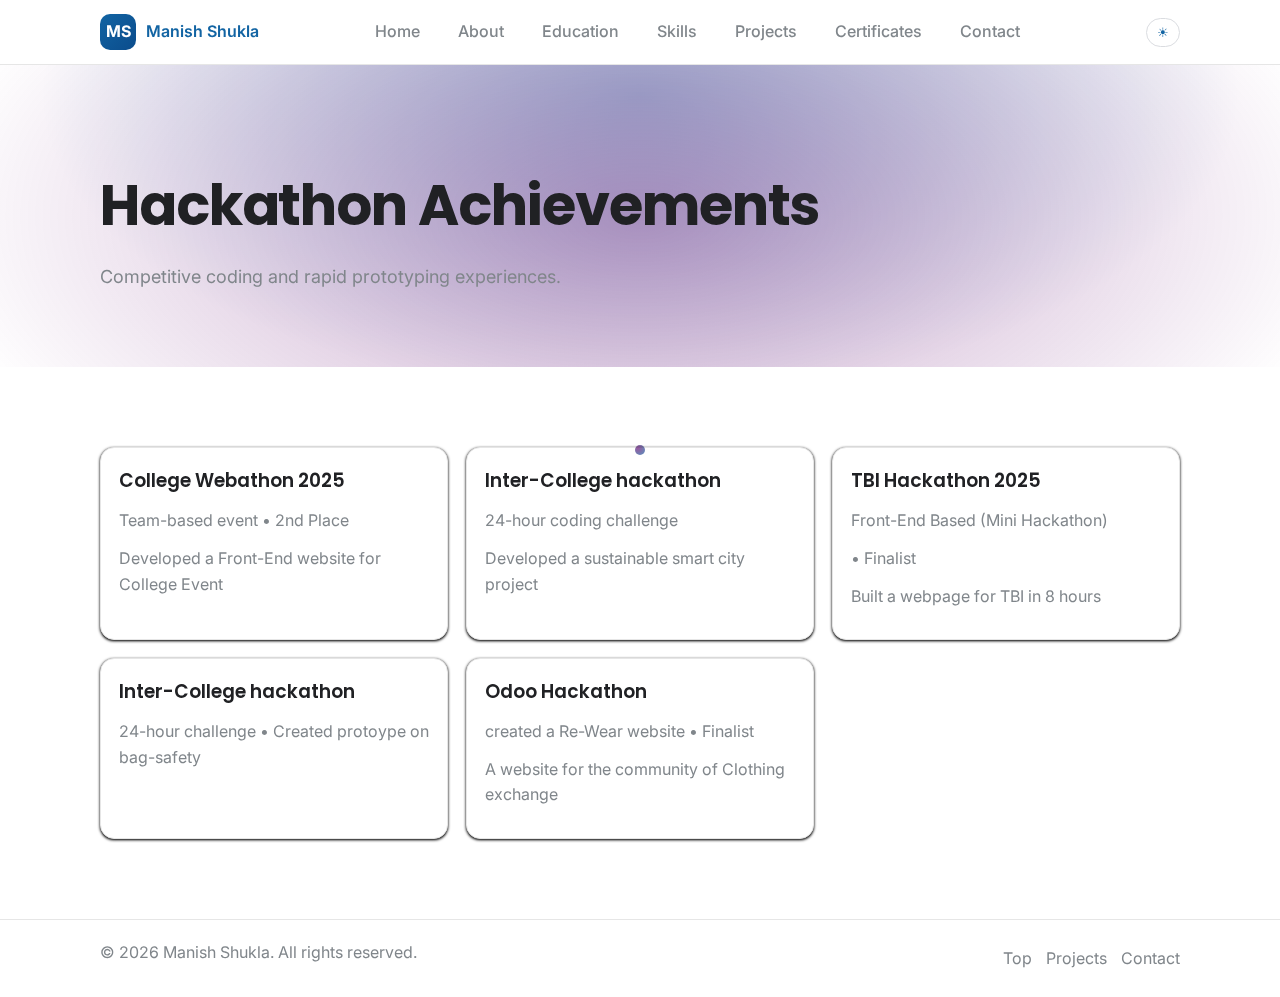
<file: hackathons.html>
<!DOCTYPE html>
<html lang="en">
<head>
    <meta charset="UTF-8" />
    <meta name="viewport" content="width=device-width, initial-scale=1.0" />
    <meta name="description" content="Hackathon achievements — Manish Shukla." />
    <title>Hackathons — Manish Shukla</title>
    <link rel="preconnect" href="https://fonts.googleapis.com">
    <link rel="preconnect" href="https://fonts.gstatic.com" crossorigin>
    <link href="https://fonts.googleapis.com/css2?family=Poppins:wght@500;600;700&family=Inter:wght@400;500;600&display=swap" rel="stylesheet">
    <link rel="stylesheet" href="styles.css" />
</head>
<body>
    <header class="site-header">
        <div class="container nav-container">
            <a href="index.html#top" class="brand">
                <span class="brand-mark">MS</span>
                <span class="brand-text">Manish Shukla</span>
            </a>
            <nav class="nav" aria-label="Primary">
                <button class="nav-toggle" aria-expanded="false" aria-label="Toggle navigation">
                    <span class="nav-toggle-bar"></span>
                    <span class="nav-toggle-bar"></span>
                    <span class="nav-toggle-bar"></span>
                </button>
                <ul class="nav-list">
                    <li><a href="index.html#hero">Home</a></li>
                    <li><a href="index.html#about">About</a></li>
                    <li><a href="index.html#education">Education</a></li>
                    <li><a href="index.html#skills">Skills</a></li>
                    <li><a href="index.html#projects">Projects</a></li>
                    <li><a href="index.html#certificates">Certificates</a></li>
                    <li><a href="index.html#contact">Contact</a></li>
                </ul>
            </nav>
            <button class="theme-toggle" type="button" aria-label="Toggle dark mode" aria-pressed="false">
                <span class="theme-sun" aria-hidden="true">☀</span>
                <span class="theme-moon" aria-hidden="true">🌙</span>
            </button>
        </div>
    </header>

    <main>
        <section class="section hero-section">
            <div class="container">
                <h1 class="hero-title">Hackathon Achievements</h1>
                <p class="hero-subtitle">Competitive coding and rapid prototyping experiences.</p>
            </div>
        </section>

        <section class="section">
            <div class="container">
                <div class="certs-grid">
                    <div class="cert-card" data-animate="rise">
                        <h3>College Webathon 2025</h3>
                        <p>Team-based event • 2nd Place</p>
                        <p>Developed a Front-End website for College Event</p>
                    </div>
                    <div class="cert-card" data-animate="rise">
                        <h3>Inter-College hackathon</h3>
                        <p>24-hour coding challenge</p>
                        <p>Developed a sustainable smart city project</p>
                    </div>
                    <div class="cert-card" data-animate="rise">
                        <h3>TBI Hackathon 2025</h3>
                        <p>Front-End Based (Mini Hackathon)<p>• Finalist</p>
                        <p>Built a webpage for TBI in 8 hours</p>
                    </div>
                    <div class="cert-card" data-animate="rise">
                        <h3>Inter-College hackathon</h3>
                        <p>24-hour challenge • Created protoype on bag-safety </p>
                    </div>
                    <div class="cert-card" data-animate="rise">
                        <h3>Odoo Hackathon</h3>
                        <p> created a Re-Wear website • Finalist</p>
                        <p>A website for the community of Clothing exchange</p>
                    </div>
                    <!-- Add more hackathon cards here -->
                </div>
            </div>
        </section>
    </main>

    <footer class="site-footer">
        <div class="container footer-container">
            <p>© <span id="year"></span> Manish Shukla. All rights reserved.</p>
            <ul class="footer-links">
                <li><a href="index.html#top">Top</a></li>
                <li><a href="index.html#projects">Projects</a></li>
                <li><a href="index.html#contact">Contact</a></li>
            </ul>
        </div>
    </footer>

    <div class="cursor-dot" aria-hidden="true"></div>
    <script src="main.js"></script>
</body>
</html>
</file>
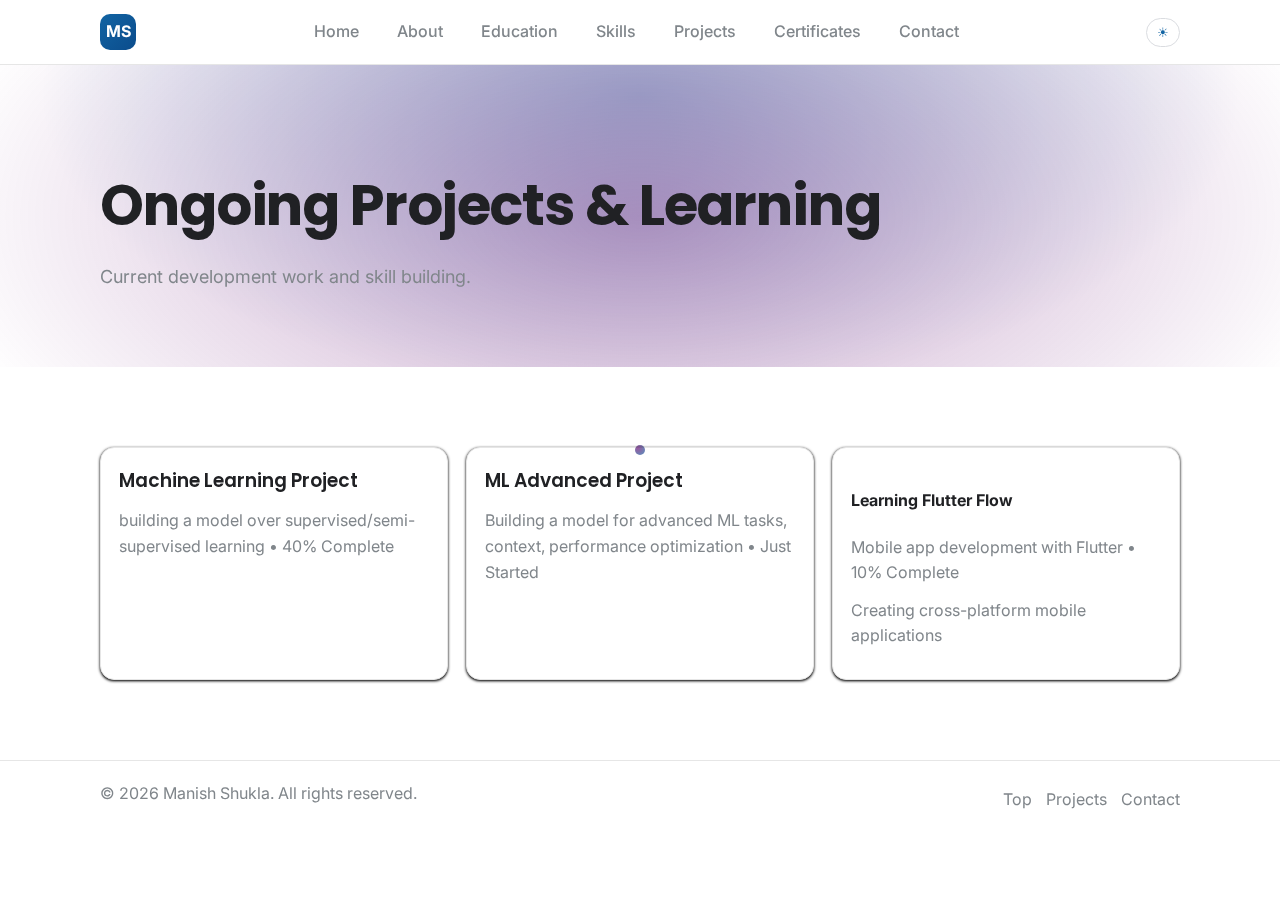
<file: ongoing-projects.html>
<!DOCTYPE html>
<html lang="en">
<head>
    <meta charset="UTF-8" />
    <meta name="viewport" content="width=device-width, initial-scale=1.0" />
    <meta name="description" content="Ongoing projects and learning — Manish Shukla." />
    <title>Ongoing Projects — Manish Shukla</title>
    <link rel="preconnect" href="https://fonts.googleapis.com">
    <link rel="preconnect" href="https://fonts.gstatic.com" crossorigin>
    <link href="https://fonts.googleapis.com/css2?family=Poppins:wght@500;600;700&family=Inter:wght@400;500;600&display=swap" rel="stylesheet">
    <link rel="stylesheet" href="styles.css" />
</head>
<body>
    <header class="site-header">
        <div class="container nav-container">
            <a href="index.html#top" class="brand">
                <span class="brand-mark">MS</span>
            </a>
            <nav class="nav" aria-label="Primary">
                <button class="nav-toggle" aria-expanded="false" aria-label="Toggle navigation">
                    <span class="nav-toggle-bar"></span>
                    <span class="nav-toggle-bar"></span>
                    <span class="nav-toggle-bar"></span>
                </button>
                <ul class="nav-list">
                    <li><a href="index.html#hero">Home</a></li>
                    <li><a href="index.html#about">About</a></li>
                    <li><a href="index.html#education">Education</a></li>
                    <li><a href="index.html#skills">Skills</a></li>
                    <li><a href="index.html#projects">Projects</a></li>
                    <li><a href="index.html#certificates">Certificates</a></li>
                    <li><a href="index.html#contact">Contact</a></li>
                </ul>
            </nav>
            <button class="theme-toggle" type="button" aria-label="Toggle dark mode" aria-pressed="false">
                <span class="theme-sun" aria-hidden="true">☀</span>
                <span class="theme-moon" aria-hidden="true">🌙</span>
            </button>
        </div>
    </header>

    <main>
        <section class="section hero-section">
            <div class="container">
                <h1 class="hero-title">Ongoing Projects & Learning</h1>
                <p class="hero-subtitle">Current development work and skill building.</p>
            </div>
        </section>

        <section class="section">
            <div class="container">
                <div class="certs-grid">
                    <div class="cert-card" data-animate="rise">
                        <h3>Machine Learning Project</h3>
                        <p>building a model over supervised/semi-supervised learning • 40% Complete</p>
                    </div>
                    <div class="cert-card" data-animate="rise">
                        <h3>ML Advanced Project</h3>
                        <p>Building a model for advanced ML tasks, context, performance optimization • Just Started</p>
                    </div>
                    <div class="cert-card" data-animate="rise">
                        <h4>Learning Flutter Flow</h4>
                        <p>Mobile app development with Flutter • 10% Complete</p>
                        <p>Creating cross-platform mobile applications</p>
                    </div>
                    <!-- <div class="cert-card" data-animate="rise">
                        <h3>Backend API Development</h3>
                        <p>Node.js, Express, MongoDB • 25% Complete</p>
                        <a class="btn btn-sm btn-outline" href="#" target="_blank" rel="noopener">View Progress</a>
                    </div>
                        Add more ongoing project cards here -->
                </div>
            </div>
        </section>
    </main>

    <footer class="site-footer">
        <div class="container footer-container">
            <p>© <span id="year"></span> Manish Shukla. All rights reserved.</p>
            <ul class="footer-links">
                <li><a href="index.html#top">Top</a></li>
                <li><a href="index.html#projects">Projects</a></li>
                <li><a href="index.html#contact">Contact</a></li>
            </ul>
        </div>
    </footer>

    <div class="cursor-dot" aria-hidden="true"></div>
    <script src="main.js"></script>
</body>
</html>
</file>
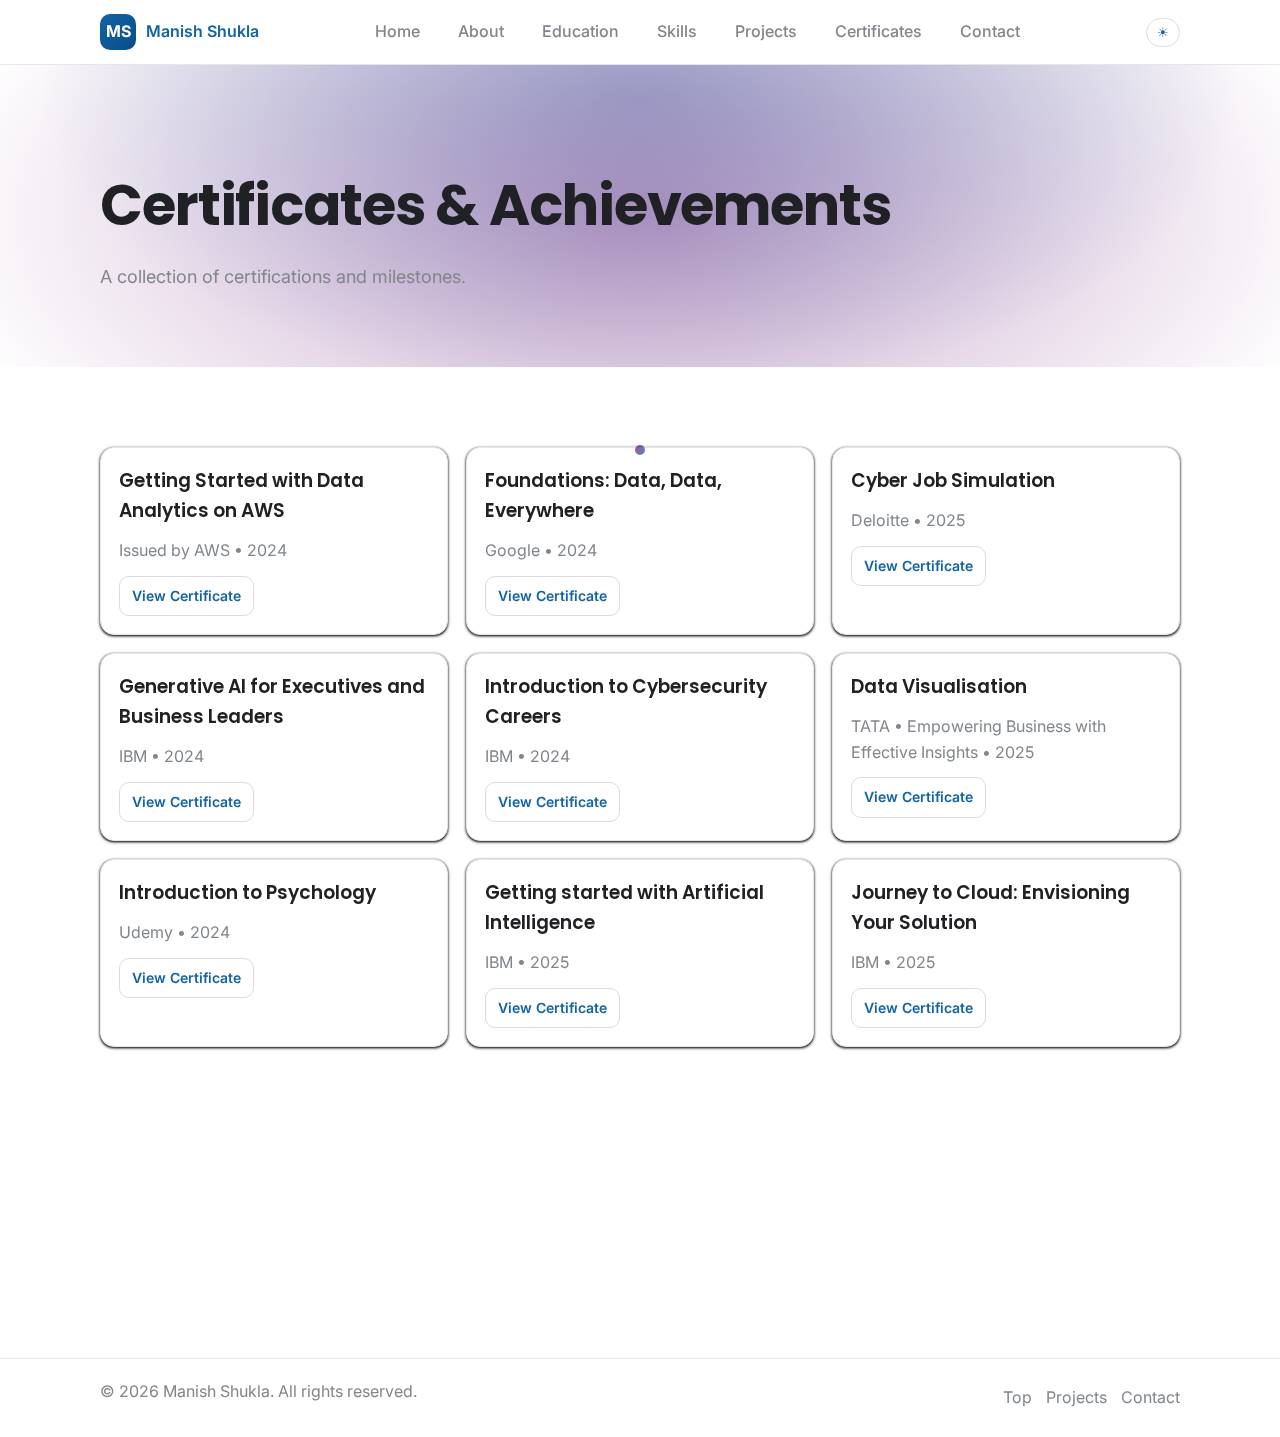
<file: file/certificates.html>
<!DOCTYPE html>
<html lang="en">
<head>
    <meta charset="UTF-8" />
    <meta name="viewport" content="width=device-width, initial-scale=1.0" />
    <meta name="description" content="Certificates and achievements — Manish Shukla." />
    <title>Certificates — Manish Shukla</title>
    <link rel="preconnect" href="https://fonts.googleapis.com">
    <link rel="preconnect" href="https://fonts.gstatic.com" crossorigin>
    <link href="https://fonts.googleapis.com/css2?family=Poppins:wght@500;600;700&family=Inter:wght@400;500;600&display=swap" rel="stylesheet">
    <link rel="stylesheet" href="styles.css" />
</head>
<body>
    <header class="site-header">
        <div class="container nav-container">
            <a href="index.html#top" class="brand">
                <span class="brand-mark">MS</span>
                <span class="brand-text">Manish Shukla</span>
            </a>
            <nav class="nav" aria-label="Primary">
                <button class="nav-toggle" aria-expanded="false" aria-label="Toggle navigation">
                    <span class="nav-toggle-bar"></span>
                    <span class="nav-toggle-bar"></span>
                    <span class="nav-toggle-bar"></span>
                </button>
                <ul class="nav-list">
                    <li><a href="index.html#hero">Home</a></li>
                    <li><a href="index.html#about">About</a></li>
                    <li><a href="index.html#education">Education</a></li>
                    <li><a href="index.html#skills">Skills</a></li>
                    <li><a href="index.html#projects">Projects</a></li>
                    <li><a href="index.html#certificates">Certificates</a></li>
                    <li><a href="index.html#contact">Contact</a></li>
                </ul>
            </nav>
            <button class="theme-toggle" type="button" aria-label="Toggle dark mode" aria-pressed="false">
                <span class="theme-sun" aria-hidden="true">☀</span>
                <span class="theme-moon" aria-hidden="true">🌙</span>
            </button>
        </div>
    </header>

    <main>
        <section class="section hero-section">
            <div class="container">
                <h1 class="hero-title">Certificates & Achievements</h1>
                <p class="hero-subtitle">A collection of certifications and milestones.</p>
            </div>
        </section>

        <section class="section">
            <div class="container">
                <div class="certs-grid">
                    <div class="cert-card" data-animate="rise">
                        <h3>Getting Started with Data Analytics on AWS</h3>
                        <p>Issued by AWS • 2024</p>
                        <a class="btn btn-sm btn-outline" href="aws.pdf" target="_blank" rel="noopener">View Certificate</a>
                    </div>
                    <div class="cert-card" data-animate="rise">
                        <h3>Foundations: Data, Data, Everywhere</h3>
                        <p>Google • 2024</p>
                        <a class="btn btn-sm btn-outline" href="google.pdf" target="_blank" rel="noopener">View Certificate</a>
                    </div>
                    <div class="cert-card" data-animate="rise">
                        <h3>Cyber Job Simulation</h3>
                        <p>Deloitte • 2025</p>
                        <a class="btn btn-sm btn-outline" href="deloitte.pdf" target="_blank" rel="noopener">View Certificate</a>
                    </div>
                    <div class="cert-card" data-animate="rise">
                        <h3>Generative AI for Executives and Business Leaders</h3>
                        <p>IBM • 2024</p>
                        <a class="btn btn-sm btn-outline" href="gen ai.pdf" target="_blank" rel="noopener">View Certificate</a>
                    </div>
                    <div class="cert-card" data-animate="rise">
                        <h3>Introduction to Cybersecurity Careers</h3>
                        <p>IBM • 2024</p>
                        <a class="btn btn-sm btn-outline" href="IBM CYBERSECURITY.pdf" target="_blank" rel="noopener">View Certificate</a>
                    </div>
                    <div class="cert-card" data-animate="rise">
                        <h3>Data Visualisation</h3>
                        <p>TATA • Empowering Business with Effective Insights • 2025</p>
                        <a class="btn btn-sm btn-outline" href="tata.pdf" target="_blank" rel="noopener">View Certificate</a>
                    </div>
                    <div class="cert-card" data-animate="rise">
                        <h3>Introduction to Psychology</h3>
                        <p>Udemy • 2024</p>
                        <a class="btn btn-sm btn-outline" href="pysco.pdf" target="_blank" rel="noopener">View Certificate</a>
                    </div>
                    <div class="cert-card" data-animate="rise">
                        <h3>Getting started with Artificial Intelligence</h3>
                        <p>IBM • 2025</p>
                        <a class="btn btn-sm btn-outline" href="intro gen.png" target="_blank" rel="noopener">View Certificate</a>
                    </div>
                    <div class="cert-card" data-animate="rise">
                        <h3>Journey to Cloud: Envisioning Your Solution</h3>
                        <p>IBM • 2025</p>
                        <a class="btn btn-sm btn-outline" href="joai.png" target="_blank" rel="noopener">View Certificate</a>
                    </div>
                    <div class="cert-card" data-animate="rise">
                        <h3>Fundamentals of Docker and Kubernetes</h3>
                        <p>Kubernetes & Docker Fundamentals • 2025</p>
                        <a class="btn btn-sm btn-outline" href="dk.png" target="_blank" rel="noopener">View Certificate</a>
                    </div>
                    <!-- Add more certificate cards here -->
                </div>
            </div>
        </section>
    </main>

    <footer class="site-footer">
        <div class="container footer-container">
            <p>© <span id="year"></span> Manish Shukla. All rights reserved.</p>
            <ul class="footer-links">
                <li><a href="index.html#top">Top</a></li>
                <li><a href="index.html#projects">Projects</a></li>
                <li><a href="index.html#contact">Contact</a></li>
            </ul>
        </div>
    </footer>

    <div class="cursor-dot" aria-hidden="true"></div>
    <script src="main.js"></script>
</body>
</html>
</file>
<file: styles.css>
/*
  Manish Shukla — Portfolio css
*/

:root {
  /* Slack-inspired light mode colors */
  --slack-blue: #1264a3;
  --slack-blue-light: #0b4c8c;
  --slack-blue-soft: #eaf6ff96;
  --slack-green: #068664;
  --slack-green-light: #0a372b;
  --slack-green-soft: #064436;
  --slack-purple: #690e73;
  --slack-purple-light: #4a154b;
  --slack-purple-soft: #000000;
  
  /* Neutral colors */
  --white: #ffffff;
  --gray-50: #000000;
  --gray-100: #ffffff;
  --gray-200: #e6e6e6;
  --gray-300: #dadce0;
  --gray-400: #e6e6e6;
  --gray-500: #9aa0a6;
  --gray-600: #80868b;
  --gray-700: #5f6368;
  --gray-800: #3c4043;
  --gray-900: #202124;

  /* Primary colors */
  --bg: var(--white);
  --text: var(--gray-900);
  --muted: var(--gray-600);
  --primary: var(--slack-blue);
  --primary-weak: var(--slack-blue-light);
  --accent: var(--slack-purple);

  /* Ink colors */
  --ink-900: var(--gray-900);
  --ink-700: var(--gray-700);
  --ink-500: var(--gray-600);
  --ink-300: var(--gray-500);

  --radius: 14px;
  --radius-sm: 10px;
  --shadow-1: 0 1px 3px rgb(0, 0, 0), 0 1px 2px rgba(0, 0, 0, 0.24);
  --shadow-2: 0 3px 6px rgb(0, 0, 0), 0 3px 6px rgba(0, 0, 0, 0.23);

  --container: 1120px;

  /* Dynamic visual variables */
  --pointer-x: 50vw;
  --pointer-y: 50vh;
  --scroll-progress: 0; /* 0..1 */
  --grad-x: 10%;
  --grad-y: -10%;
}

[data-theme="dark"] {
  --bg: #0a0a0a;
  --text: hsl(291, 100%, 50%);
  --muted: #ffffff;
  --primary: #818710;
  --primary-weak: #0048ff;
  --accent: #00eaff;
  --ink-700: #0000ff;
  --ink-500: #3fed3c;
  --ink-300: #d6d6d6;
  --shadow-1: 0 8px 24px rgba(255, 106, 0, 0.534);
  --shadow-2: 0 12px 36px rgb(255, 255, 255);
}
  
* { box-sizing: border-box; }
html, body { height: 100%; }
body {
  margin: 0;
  font-family: Inter, ui-sans-serif, system-ui, -apple-system, Segoe UI, Roboto, Arial, "Apple Color Emoji", "Segoe UI Emoji";
  color: var(--text);
  background: var(--bg);
  line-height: 1.6;
}

h1, h2, h3 { font-family: Poppins, Inter, ui-sans-serif, system-ui; margin: 0 0 12px; color: var(--navy-800); }
h1 { font-weight: 700; letter-spacing: -0.02em; }
h2 { font-weight: 700; letter-spacing: -0.01em; }
h3 { font-weight: 600; }
p { margin: 0 0 12px; color: var(--muted); }
[data-theme="dark"] h1, [data-theme="dark"] h2, [data-theme="dark"] h3 { color: var(--text); }

.container {
  width: 100%;
  max-width: var(--container);
  margin: 0 auto;
  padding: 0 20px;
}

/* Header */
.site-header {
  position: sticky;
  top: 0;
  z-index: 50;
  background: rgba(255,255,255,0.95);
  backdrop-filter: saturate(1.2) blur(12px);
  border-bottom: 1px solid var(--gray-200);
}
[data-theme="dark"] .site-header { background: rgba(0, 0, 0, 0.85); border-bottom-color: rgba(167,139,250,0.15); }
.nav-container { display: flex; align-items: center; justify-content: space-between; height: 64px; }
.brand { display: inline-flex; align-items: center; gap: 10px; text-decoration: none; }
.brand-mark { display: inline-grid; place-items: center; width: 36px; height: 36px; border-radius: 10px; background: linear-gradient(135deg, var(--slack-blue), var(--slack-blue-light)); color: var(--white); font-weight: 700; }
.brand-text { color: var(--slack-blue); font-weight: 600; }
[data-theme="dark"] .brand-text { color: var(--text); }

.nav { position: relative; }
.nav-list { display: flex; gap: 18px; list-style: none; margin: 0; padding: 0; }
.nav-list a { color: var(--gray-600); text-decoration: none; font-weight: 500; padding: 8px 10px; border-radius: 8px; transition: color .2s ease, background .2s ease; }
.nav-list a:hover { color: var(--slack-blue); background: var(--slack-blue-soft); }
[data-theme="dark"] .nav-list a { color: #a1a1aa; }
[data-theme="dark"] .nav-list a:hover { color: #ffffff; background: rgba(255,255,255,0.08); }
.nav-toggle { display: none; background: transparent; border: 0; padding: 8px; cursor: pointer; }
.nav-toggle-bar { display: block; width: 24px; height: 2px; background: var(--slack-blue); margin: 5px 0; border-radius: 2px; }
[data-theme="dark"] .nav-toggle-bar { background: #ffffff; }

/* Theme toggle */
.theme-toggle { margin-left: 10px; border: 1px solid var(--gray-300); background: var(--white); color: var(--slack-blue); border-radius: 999px; padding: 6px 10px; display: inline-flex; align-items: center; gap: 8px; cursor: pointer; transition: background .2s ease, border-color .2s ease; }
.theme-toggle:hover { background: var(--slack-blue-soft); }
[data-theme="dark"] .theme-toggle { background: #18181b; color: #ffffff; border-color: rgba(255,255,255,0.2); }
.theme-toggle .theme-moon { display: none; }
[data-theme="dark"] .theme-toggle .theme-sun { display: none; }
[data-theme="dark"] .theme-toggle .theme-moon { display: inline; }

/* Sections */
.section { padding: 80px 0; }
.hero-section { padding: 96px 0 64px; background:
  radial-gradient(1200px 600px at var(--grad-x) var(--grad-y), color-mix(in oklab, var(--accent) 38%, transparent), transparent 60%),
  radial-gradient(1000px 500px at calc(100% - var(--grad-y)) calc(10% + var(--scroll-progress) * 5%), color-mix(in oklab, var(--primary) 36%, transparent), transparent 60%);
  transition: background-position .2s ease, background .4s ease;
}
[data-theme="dark"] .hero-section { background:
  radial-gradient(1200px 600px at var(--grad-x) var(--grad-y), color-mix(in oklab, var(--accent) 28%, transparent), transparent 60%),
  radial-gradient(1000px 500px at calc(100% - var(--grad-y)) calc(10% + var(--scroll-progress) * 5%), color-mix(in oklab, var(--primary) 28%, transparent), transparent 60%);
}
.hero-container { display: grid; grid-template-columns: 1.1fr 0.9fr; gap: 28px; align-items: center; }
.hero-title { font-size: clamp(32px, 6vw, 56px); }
.accent { color: var(--accent); }
.hero-subtitle { font-size: 18px; color: var(--ink-500); }
.eyebrow { color: var(--primary); font-weight: 600; letter-spacing: .08em; text-transform: uppercase; font-size: 12px; margin-bottom: 8px; }

.hero-actions { display: flex; gap: 12px; margin-top: 16px; }
.btn { display: inline-flex; align-items: center; justify-content: center; border-radius: 12px; padding: 12px 18px; font-weight: 600; text-decoration: none; cursor: pointer; transition: transform .15s ease, box-shadow .2s ease, background .2s ease, color .2s ease; }
.btn:active { transform: translateY(1px); }
.btn-primary { background: linear-gradient(135deg, var(--slack-blue), var(--slack-blue-light)); color: var(--white); box-shadow: var(--shadow-1); }
.btn-primary:hover { box-shadow: var(--shadow-2); }
.btn-outline { border: 1px solid var(--gray-300); color: var(--slack-blue); background: var(--white); }
.btn-outline:hover { background: var(--slack-blue-soft); }
[data-theme="dark"] .btn-outline { color: #ffffff; background: #18181b; border-color: rgba(255,255,255,0.2); }
[data-theme="dark"] .btn-outline:hover { background: rgba(255,255,255,0.1); }
.btn-sm { padding: 8px 12px; border-radius: 10px; font-size: 14px; }

.hero-stats { display: flex; gap: 22px; margin-top: 24px; }
.stat { background: var(--white); border: 1px solid var(--gray-200); border-radius: 14px; padding: 14px 16px; box-shadow: var(--shadow-1); min-width: 120px; }
.stat-value { display: block; font-size: 28px; font-weight: 700; color: var(--slack-blue); }
[data-theme="dark"] .stat-value { color: var(--text); }
.stat-label { color: var(--gray-500); font-size: 13px; }

.hero-visual { display: grid; place-items: center; }
.hero-avatar { position: relative; width: clamp(220px, 40vw, 320px); aspect-ratio: 1; border-radius: 24px; overflow: hidden; border: 2px solid rgba(179,161,255,.35); box-shadow: var(--shadow-2); }
.hero-avatar img { width: 100%; height: 100%; object-fit: cover; display: block; filter: saturate(1.05) contrast(1.05); }
.hero-avatar .glow { position: absolute; inset: -30%; background: radial-gradient(400px 200px at 70% 20%, rgba(22,163,182,.4), transparent 60%), radial-gradient(400px 200px at 10% 90%, rgba(179,161,255,.4), transparent 60%); pointer-events: none; mix-blend-mode: screen; }
[data-theme="dark"] .hero-avatar { border-color: rgba(167,139,250,.4); }

.scroll-indicator { display: block; width: 26px; height: 42px; border: 2px solid rgba(19,41,61,0.3); border-radius: 18px; margin: 42px auto 0; position: relative; }
[data-theme="dark"] .scroll-indicator { border-color: rgba(255,255,255,0.35); }
.scroll-indicator::after { content: ""; position: absolute; top: 8px; left: 50%; width: 4px; height: 8px; background: var(--primary); border-radius: 2px; transform: translateX(-50%); animation: scroll 1.6s ease-in-out infinite; }
@keyframes scroll { 0% { opacity: 0; transform: translate(-50%, 0); } 40% { opacity: 1; } 100% { opacity: 0; transform: translate(-50%, 12px); } }

.grid-2 { display: grid; grid-template-columns: repeat(2, 1fr); gap: 28px; align-items: start; }

.card { background: var(--white); border: 1px solid var(--gray-200); border-radius: var(--radius); padding: 20px; box-shadow: var(--shadow-1); }
[data-theme="dark"] .card { background: #18181b; border-color: rgba(255,255,255,0.1); }
.about-section .about-highlights { margin: 12px 0 0; padding: 0 0 0 18px; color: var(--gray-600); }

.education-section { background: linear-gradient(180deg, var(--slack-blue-soft), transparent 40%); }
.timeline { position: relative; margin-top: 16px; }
.timeline::before { content: ""; position: absolute; left: 12px; top: 0; bottom: 0; width: 2px; background: var(--slack-blue-soft); }
.timeline-item { position: relative; padding-left: 36px; margin: 18px 0; }
.timeline-dot { position: absolute; left: 6px; top: 6px; width: 12px; height: 12px; border-radius: 50%; background: var(--slack-blue); box-shadow: 0 0 0 4px var(--slack-blue-soft); }
.timeline-content { background: var(--white); border: 1px solid var(--gray-200); border-radius: var(--radius); padding: 16px; box-shadow: var(--shadow-1); }
[data-theme="dark"] .timeline-content { background: #18181b; border-color: rgba(255,255,255,0.1); }

.skills-grid { display: grid; grid-template-columns: repeat( auto-fit, minmax(260px, 1fr) ); gap: 18px; }
.skill { background: var(--white); border: 1px solid var(--gray-200); border-radius: var(--radius); padding: 16px; box-shadow: var(--shadow-1); }
[data-theme="dark"] .skill { background: #18181b; border-color: rgba(255,255,255,0.1); }
.skill-head { display: grid; grid-template-columns: auto 1fr auto; align-items: center; gap: 10px; margin-bottom: 10px; }
.skill-icon { font-weight: 700; color: var(--slack-blue); }
.skill-name { font-weight: 600; color: var(--slack-blue); }
[data-theme="dark"] .skill-name { color: var(--text); }
.skill-level { color: var(--gray-500); font-size: 13px; }
.skill-bar { height: 10px; background: var(--gray-200); border-radius: 999px; overflow: hidden; }
.skill-bar span { display: block; height: 100%; width: 0%; background: linear-gradient(90deg, var(--slack-blue), var(--slack-green)); border-radius: 999px; transition: width 1s cubic-bezier(.2,.7,.2,1); }

.projects-grid { display: grid; grid-template-columns: repeat( auto-fit, minmax(280px, 1fr) ); gap: 18px; }
.project-card { display: grid; grid-template-rows: auto 1fr; background: var(--white); border: 1px solid var(--gray-200); border-radius: var(--radius); overflow: hidden; box-shadow: var(--shadow-1); transition: transform .2s ease, box-shadow .2s ease; }
[data-theme="dark"] .project-card { background: #18181b; border-color: rgba(255,255,255,0.1); }
.project-card:hover { transform: translateY(-4px); box-shadow: var(--shadow-2); }
.project-media img { display: block; width: 100%; height: 180px; object-fit: cover; }
.project-body { padding: 14px 16px 16px; }
.stack { display: flex; flex-wrap: wrap; gap: 8px; list-style: none; padding: 0; margin: 10px 0; }
.stack li { font-size: 12px; color: var(--slack-blue); background: var(--slack-blue-soft); border: 1px solid var(--slack-blue); padding: 6px 8px; border-radius: 999px; }
[data-theme="dark"] .stack li { color: var(--text); background: rgba(47,191,210,.18); border-color: rgba(47,191,210,.32); }
.project-actions { display: flex; gap: 10px; margin-top: 10px; }

.certs-grid { display: grid; grid-template-columns: repeat( auto-fit, minmax(260px, 1fr) ); gap: 18px; }
.cert-card { background: var(--white); border: 1px solid var(--gray-200); border-radius: var(--radius); padding: 18px; box-shadow: var(--shadow-1); }
[data-theme="dark"] .cert-card { background: #18181b; border-color: rgba(255,255,255,0.1); }

/* Achievement Sections */
.achievement-section { margin-bottom: 48px; }
.achievement-section h3 { 
    color: var(--slack-blue); 
    font-size: 24px; 
    margin-bottom: 20px; 
    padding-bottom: 8px; 
    border-bottom: 2px solid var(--slack-blue); 
    display: inline-block; 
}
[data-theme="dark"] .achievement-section h3 { color: var(--text); border-bottom-color: var(--primary); }

.achievement-section .certs-grid { margin-top: 16px; }
.achievement-section .cert-card h4 { 
    color: var(--slack-blue); 
    font-size: 18px; 
    margin-bottom: 8px; 
}
[data-theme="dark"] .achievement-section .cert-card h4 { color: var(--text); }

.achievement-section .cert-card p:first-of-type { 
    color: var(--slack-blue); 
    font-weight: 600; 
    font-size: 14px; 
    margin-bottom: 8px; 
}
.achievement-section .cert-card p:last-of-type { 
    color: var(--gray-600); 
    font-size: 14px; 
    line-height: 1.5; 
}

.contact-section .socials { list-style: none; padding: 0; margin: 12px 0 0; display: flex; gap: 12px; }
.contact-section .socials a { text-decoration: none; color: var(--slack-blue); font-weight: 600; }
.contact-form { background: var(--white); border: 1px solid var(--gray-200); border-radius: var(--radius); padding: 18px; box-shadow: var(--shadow-1); }
[data-theme="dark"] .contact-form { background: #18181b; border-color: rgba(255,255,255,0.1); }
.form-row { display: grid; gap: 6px; margin-bottom: 12px; }
label { font-weight: 600; color: var(--gray-600); }
input, textarea { width: 100%; padding: 12px 12px; border-radius: 10px; border: 1px solid var(--gray-300); font: inherit; color: var(--text); background: var(--white); transition: border-color .2s ease, box-shadow .2s ease; }
input::placeholder, textarea::placeholder { color: var(--gray-500); }
input:focus, textarea:focus { outline: none; border-color: var(--slack-blue); box-shadow: 0 0 0 3px var(--slack-blue-soft); }
.form-actions { display: flex; align-items: center; gap: 12px; }
.form-status { color: var(--gray-500); font-size: 14px; }

.site-footer { border-top: 1px solid var(--gray-200); padding: 20px 0; background: var(--white); }
.footer-container { display: flex; align-items: center; justify-content: space-between; gap: 12px; }
[data-theme="dark"] .site-footer { background: #18181b; border-top-color: rgba(255,255,255,0.15); }
.footer-links { list-style: none; display: flex; gap: 14px; padding: 0; margin: 0; }
.footer-links a { text-decoration: none; color: var(--gray-600); }
.footer-links a:hover { color: var(--slack-blue); }
[data-theme="dark"] .footer-links a { color: #a1a1aa; }
[data-theme="dark"] .footer-links a:hover { color: #ffffff; }

/* Animations via IntersectionObserver */
[data-animate] { opacity: 0; transform: translateY(12px); transition: opacity .6s ease, transform .6s ease; }
[data-animate].animated { opacity: 1; transform: translateY(0); }

/* Cursor follower */
.cursor-dot { position: fixed; left: 0; top: 0; width: 10px; height: 10px; border-radius: 50%; background: radial-gradient(circle at 30% 30%, var(--accent), var(--primary)); pointer-events: none; z-index: 999; transform: translate(-50%, -50%); opacity: .7; mix-blend-mode: multiply; transition: width .2s ease, height .2s ease, opacity .2s ease; }
[data-theme="dark"] .cursor-dot { mix-blend-mode: screen; opacity: .6; }
.cursor-dot.active { width: 16px; height: 16px; opacity: .9; }

/* Responsive */
@media (max-width: 980px) {
  .hero-container { grid-template-columns: 1fr; }
  .hero-visual { order: -1; }
}
@media (max-width: 820px) {
  .grid-2 { grid-template-columns: 1fr; }
}
@media (max-width: 720px) {
  .nav-toggle { display: inline-block; }
  .nav-list { position: absolute; right: 0; top: 48px; background: #ffffff; border: 1px solid rgba(19,41,61,0.12); border-radius: 12px; padding: 10px; box-shadow: var(--shadow-2); display: none; flex-direction: column; min-width: 220px; }
  .nav-list.open { display: flex; }
  .nav-list a { padding: 12px 14px; }
}

/* Touch devices: hide cursor effect */
@media (hover: none), (pointer: coarse) {
  .cursor-dot { display: none; }
}

/* Small phones */
@media (max-width: 560px) {
  .container { padding: 0 16px; }
  .section { padding: 64px 0; }
  .hero-actions { flex-wrap: wrap; }
  .btn { width: 100%; }
  .hero-stats { flex-wrap: wrap; gap: 12px; }
  .stat { flex: 1 1 110px; min-width: 0; }
  .project-media img { height: 160px; }
  .card, .contact-form { padding: 14px; }
  .grid-2 { gap: 18px; }
}

/* Ultra small */
@media (max-width: 400px) {
  .brand-text { display: none; }
  .project-media img { height: 140px; }
}
</file>
<file: file/styles.css>
/*
  Manish Shukla — Portfolio css
*/

:root {
  /* Slack-inspired light mode colors */
  --slack-blue: #1264a3;
  --slack-blue-light: #0b4c8c;
  --slack-blue-soft: #eaf6ff96;
  --slack-green: #068664;
  --slack-green-light: #0a372b;
  --slack-green-soft: #064436;
  --slack-purple: #690e73;
  --slack-purple-light: #4a154b;
  --slack-purple-soft: #000000;
  
  /* Neutral colors */
  --white: #ffffff;
  --gray-50: #000000;
  --gray-100: #ffffff;
  --gray-200: #e6e6e6;
  --gray-300: #dadce0;
  --gray-400: #e6e6e6;
  --gray-500: #9aa0a6;
  --gray-600: #80868b;
  --gray-700: #5f6368;
  --gray-800: #3c4043;
  --gray-900: #202124;

  /* Primary colors */
  --bg: var(--white);
  --text: var(--gray-900);
  --muted: var(--gray-600);
  --primary: var(--slack-blue);
  --primary-weak: var(--slack-blue-light);
  --accent: var(--slack-purple);

  /* Ink colors */
  --ink-900: var(--gray-900);
  --ink-700: var(--gray-700);
  --ink-500: var(--gray-600);
  --ink-300: var(--gray-500);

  --radius: 14px;
  --radius-sm: 10px;
  --shadow-1: 0 1px 3px rgb(0, 0, 0), 0 1px 2px rgba(0, 0, 0, 0.24);
  --shadow-2: 0 3px 6px rgb(0, 0, 0), 0 3px 6px rgba(0, 0, 0, 0.23);

  --container: 1120px;

  /* Dynamic visual variables */
  --pointer-x: 50vw;
  --pointer-y: 50vh;
  --scroll-progress: 0; /* 0..1 */
  --grad-x: 10%;
  --grad-y: -10%;
}

[data-theme="dark"] {
  --bg: #0a0a0a;
  --text: hsl(291, 100%, 50%);
  --muted: #ffffff;
  --primary: #818710;
  --primary-weak: #0048ff;
  --accent: #00eaff;
  --ink-700: #0000ff;
  --ink-500: #3fed3c;
  --ink-300: #d6d6d6;
  --shadow-1: 0 8px 24px rgba(255, 106, 0, 0.534);
  --shadow-2: 0 12px 36px rgb(255, 255, 255);
}
  
* { box-sizing: border-box; }
html, body { height: 100%; }
body {
  margin: 0;
  font-family: Inter, ui-sans-serif, system-ui, -apple-system, Segoe UI, Roboto, Arial, "Apple Color Emoji", "Segoe UI Emoji";
  color: var(--text);
  background: var(--bg);
  line-height: 1.6;
}

h1, h2, h3 { font-family: Poppins, Inter, ui-sans-serif, system-ui; margin: 0 0 12px; color: var(--navy-800); }
h1 { font-weight: 700; letter-spacing: -0.02em; }
h2 { font-weight: 700; letter-spacing: -0.01em; }
h3 { font-weight: 600; }
p { margin: 0 0 12px; color: var(--muted); }
[data-theme="dark"] h1, [data-theme="dark"] h2, [data-theme="dark"] h3 { color: var(--text); }

.container {
  width: 100%;
  max-width: var(--container);
  margin: 0 auto;
  padding: 0 20px;
}

/* Header */
.site-header {
  position: sticky;
  top: 0;
  z-index: 50;
  background: rgba(255,255,255,0.95);
  backdrop-filter: saturate(1.2) blur(12px);
  border-bottom: 1px solid var(--gray-200);
}
[data-theme="dark"] .site-header { background: rgba(0, 0, 0, 0.85); border-bottom-color: rgba(167,139,250,0.15); }
.nav-container { display: flex; align-items: center; justify-content: space-between; height: 64px; }
.brand { display: inline-flex; align-items: center; gap: 10px; text-decoration: none; }
.brand-mark { display: inline-grid; place-items: center; width: 36px; height: 36px; border-radius: 10px; background: linear-gradient(135deg, var(--slack-blue), var(--slack-blue-light)); color: var(--white); font-weight: 700; }
.brand-text { color: var(--slack-blue); font-weight: 600; }
[data-theme="dark"] .brand-text { color: var(--text); }

.nav { position: relative; }
.nav-list { display: flex; gap: 18px; list-style: none; margin: 0; padding: 0; }
.nav-list a { color: var(--gray-600); text-decoration: none; font-weight: 500; padding: 8px 10px; border-radius: 8px; transition: color .2s ease, background .2s ease; }
.nav-list a:hover { color: var(--slack-blue); background: var(--slack-blue-soft); }
[data-theme="dark"] .nav-list a { color: #a1a1aa; }
[data-theme="dark"] .nav-list a:hover { color: #ffffff; background: rgba(255,255,255,0.08); }
.nav-toggle { display: none; background: transparent; border: 0; padding: 8px; cursor: pointer; }
.nav-toggle-bar { display: block; width: 24px; height: 2px; background: var(--slack-blue); margin: 5px 0; border-radius: 2px; }
[data-theme="dark"] .nav-toggle-bar { background: #ffffff; }

/* Theme toggle */
.theme-toggle { margin-left: 10px; border: 1px solid var(--gray-300); background: var(--white); color: var(--slack-blue); border-radius: 999px; padding: 6px 10px; display: inline-flex; align-items: center; gap: 8px; cursor: pointer; transition: background .2s ease, border-color .2s ease; }
.theme-toggle:hover { background: var(--slack-blue-soft); }
[data-theme="dark"] .theme-toggle { background: #18181b; color: #ffffff; border-color: rgba(255,255,255,0.2); }
.theme-toggle .theme-moon { display: none; }
[data-theme="dark"] .theme-toggle .theme-sun { display: none; }
[data-theme="dark"] .theme-toggle .theme-moon { display: inline; }

/* Sections */
.section { padding: 80px 0; }
.hero-section { padding: 96px 0 64px; background:
  radial-gradient(1200px 600px at var(--grad-x) var(--grad-y), color-mix(in oklab, var(--accent) 38%, transparent), transparent 60%),
  radial-gradient(1000px 500px at calc(100% - var(--grad-y)) calc(10% + var(--scroll-progress) * 5%), color-mix(in oklab, var(--primary) 36%, transparent), transparent 60%);
  transition: background-position .2s ease, background .4s ease;
}
[data-theme="dark"] .hero-section { background:
  radial-gradient(1200px 600px at var(--grad-x) var(--grad-y), color-mix(in oklab, var(--accent) 28%, transparent), transparent 60%),
  radial-gradient(1000px 500px at calc(100% - var(--grad-y)) calc(10% + var(--scroll-progress) * 5%), color-mix(in oklab, var(--primary) 28%, transparent), transparent 60%);
}
.hero-container { display: grid; grid-template-columns: 1.1fr 0.9fr; gap: 28px; align-items: center; }
.hero-title { font-size: clamp(32px, 6vw, 56px); }
.accent { color: var(--accent); }
.hero-subtitle { font-size: 18px; color: var(--ink-500); }
.eyebrow { color: var(--primary); font-weight: 600; letter-spacing: .08em; text-transform: uppercase; font-size: 12px; margin-bottom: 8px; }

.hero-actions { display: flex; gap: 12px; margin-top: 16px; }
.btn { display: inline-flex; align-items: center; justify-content: center; border-radius: 12px; padding: 12px 18px; font-weight: 600; text-decoration: none; cursor: pointer; transition: transform .15s ease, box-shadow .2s ease, background .2s ease, color .2s ease; }
.btn:active { transform: translateY(1px); }
.btn-primary { background: linear-gradient(135deg, var(--slack-blue), var(--slack-blue-light)); color: var(--white); box-shadow: var(--shadow-1); }
.btn-primary:hover { box-shadow: var(--shadow-2); }
.btn-outline { border: 1px solid var(--gray-300); color: var(--slack-blue); background: var(--white); }
.btn-outline:hover { background: var(--slack-blue-soft); }
[data-theme="dark"] .btn-outline { color: #ffffff; background: #18181b; border-color: rgba(255,255,255,0.2); }
[data-theme="dark"] .btn-outline:hover { background: rgba(255,255,255,0.1); }
.btn-sm { padding: 8px 12px; border-radius: 10px; font-size: 14px; }

.hero-stats { display: flex; gap: 22px; margin-top: 24px; }
.stat { background: var(--white); border: 1px solid var(--gray-200); border-radius: 14px; padding: 14px 16px; box-shadow: var(--shadow-1); min-width: 120px; }
.stat-value { display: block; font-size: 28px; font-weight: 700; color: var(--slack-blue); }
[data-theme="dark"] .stat-value { color: var(--text); }
.stat-label { color: var(--gray-500); font-size: 13px; }

.hero-visual { display: grid; place-items: center; }
.hero-avatar { position: relative; width: clamp(220px, 40vw, 320px); aspect-ratio: 1; border-radius: 24px; overflow: hidden; border: 2px solid rgba(179,161,255,.35); box-shadow: var(--shadow-2); }
.hero-avatar img { width: 100%; height: 100%; object-fit: cover; display: block; filter: saturate(1.05) contrast(1.05); }
.hero-avatar .glow { position: absolute; inset: -30%; background: radial-gradient(400px 200px at 70% 20%, rgba(22,163,182,.4), transparent 60%), radial-gradient(400px 200px at 10% 90%, rgba(179,161,255,.4), transparent 60%); pointer-events: none; mix-blend-mode: screen; }
[data-theme="dark"] .hero-avatar { border-color: rgba(167,139,250,.4); }

.scroll-indicator { display: block; width: 26px; height: 42px; border: 2px solid rgba(19,41,61,0.3); border-radius: 18px; margin: 42px auto 0; position: relative; }
[data-theme="dark"] .scroll-indicator { border-color: rgba(255,255,255,0.35); }
.scroll-indicator::after { content: ""; position: absolute; top: 8px; left: 50%; width: 4px; height: 8px; background: var(--primary); border-radius: 2px; transform: translateX(-50%); animation: scroll 1.6s ease-in-out infinite; }
@keyframes scroll { 0% { opacity: 0; transform: translate(-50%, 0); } 40% { opacity: 1; } 100% { opacity: 0; transform: translate(-50%, 12px); } }

.grid-2 { display: grid; grid-template-columns: repeat(2, 1fr); gap: 28px; align-items: start; }

.card { background: var(--white); border: 1px solid var(--gray-200); border-radius: var(--radius); padding: 20px; box-shadow: var(--shadow-1); }
[data-theme="dark"] .card { background: #18181b; border-color: rgba(255,255,255,0.1); }
.about-section .about-highlights { margin: 12px 0 0; padding: 0 0 0 18px; color: var(--gray-600); }

.education-section { background: linear-gradient(180deg, var(--slack-blue-soft), transparent 40%); }
.timeline { position: relative; margin-top: 16px; }
.timeline::before { content: ""; position: absolute; left: 12px; top: 0; bottom: 0; width: 2px; background: var(--slack-blue-soft); }
.timeline-item { position: relative; padding-left: 36px; margin: 18px 0; }
.timeline-dot { position: absolute; left: 6px; top: 6px; width: 12px; height: 12px; border-radius: 50%; background: var(--slack-blue); box-shadow: 0 0 0 4px var(--slack-blue-soft); }
.timeline-content { background: var(--white); border: 1px solid var(--gray-200); border-radius: var(--radius); padding: 16px; box-shadow: var(--shadow-1); }
[data-theme="dark"] .timeline-content { background: #18181b; border-color: rgba(255,255,255,0.1); }

.skills-grid { display: grid; grid-template-columns: repeat( auto-fit, minmax(260px, 1fr) ); gap: 18px; }
.skill { background: var(--white); border: 1px solid var(--gray-200); border-radius: var(--radius); padding: 16px; box-shadow: var(--shadow-1); }
[data-theme="dark"] .skill { background: #18181b; border-color: rgba(255,255,255,0.1); }
.skill-head { display: grid; grid-template-columns: auto 1fr auto; align-items: center; gap: 10px; margin-bottom: 10px; }
.skill-icon { font-weight: 700; color: var(--slack-blue); }
.skill-name { font-weight: 600; color: var(--slack-blue); }
[data-theme="dark"] .skill-name { color: var(--text); }
.skill-level { color: var(--gray-500); font-size: 13px; }
.skill-bar { height: 10px; background: var(--gray-200); border-radius: 999px; overflow: hidden; }
.skill-bar span { display: block; height: 100%; width: 0%; background: linear-gradient(90deg, var(--slack-blue), var(--slack-green)); border-radius: 999px; transition: width 1s cubic-bezier(.2,.7,.2,1); }

.projects-grid { display: grid; grid-template-columns: repeat( auto-fit, minmax(280px, 1fr) ); gap: 18px; }
.project-card { display: grid; grid-template-rows: auto 1fr; background: var(--white); border: 1px solid var(--gray-200); border-radius: var(--radius); overflow: hidden; box-shadow: var(--shadow-1); transition: transform .2s ease, box-shadow .2s ease; }
[data-theme="dark"] .project-card { background: #18181b; border-color: rgba(255,255,255,0.1); }
.project-card:hover { transform: translateY(-4px); box-shadow: var(--shadow-2); }
.project-media img { display: block; width: 100%; height: 180px; object-fit: cover; }
.project-body { padding: 14px 16px 16px; }
.stack { display: flex; flex-wrap: wrap; gap: 8px; list-style: none; padding: 0; margin: 10px 0; }
.stack li { font-size: 12px; color: var(--slack-blue); background: var(--slack-blue-soft); border: 1px solid var(--slack-blue); padding: 6px 8px; border-radius: 999px; }
[data-theme="dark"] .stack li { color: var(--text); background: rgba(47,191,210,.18); border-color: rgba(47,191,210,.32); }
.project-actions { display: flex; gap: 10px; margin-top: 10px; }

.certs-grid { display: grid; grid-template-columns: repeat( auto-fit, minmax(260px, 1fr) ); gap: 18px; }
.cert-card { background: var(--white); border: 1px solid var(--gray-200); border-radius: var(--radius); padding: 18px; box-shadow: var(--shadow-1); }
[data-theme="dark"] .cert-card { background: #18181b; border-color: rgba(255,255,255,0.1); }

/* Achievement Sections */
.achievement-section { margin-bottom: 48px; }
.achievement-section h3 { 
    color: var(--slack-blue); 
    font-size: 24px; 
    margin-bottom: 20px; 
    padding-bottom: 8px; 
    border-bottom: 2px solid var(--slack-blue); 
    display: inline-block; 
}
[data-theme="dark"] .achievement-section h3 { color: var(--text); border-bottom-color: var(--primary); }

.achievement-section .certs-grid { margin-top: 16px; }
.achievement-section .cert-card h4 { 
    color: var(--slack-blue); 
    font-size: 18px; 
    margin-bottom: 8px; 
}
[data-theme="dark"] .achievement-section .cert-card h4 { color: var(--text); }

.achievement-section .cert-card p:first-of-type { 
    color: var(--slack-blue); 
    font-weight: 600; 
    font-size: 14px; 
    margin-bottom: 8px; 
}
.achievement-section .cert-card p:last-of-type { 
    color: var(--gray-600); 
    font-size: 14px; 
    line-height: 1.5; 
}

.contact-section .socials { list-style: none; padding: 0; margin: 12px 0 0; display: flex; gap: 12px; }
.contact-section .socials a { text-decoration: none; color: var(--slack-blue); font-weight: 600; }
.contact-form { background: var(--white); border: 1px solid var(--gray-200); border-radius: var(--radius); padding: 18px; box-shadow: var(--shadow-1); }
[data-theme="dark"] .contact-form { background: #18181b; border-color: rgba(255,255,255,0.1); }
.form-row { display: grid; gap: 6px; margin-bottom: 12px; }
label { font-weight: 600; color: var(--gray-600); }
input, textarea { width: 100%; padding: 12px 12px; border-radius: 10px; border: 1px solid var(--gray-300); font: inherit; color: var(--text); background: var(--white); transition: border-color .2s ease, box-shadow .2s ease; }
input::placeholder, textarea::placeholder { color: var(--gray-500); }
input:focus, textarea:focus { outline: none; border-color: var(--slack-blue); box-shadow: 0 0 0 3px var(--slack-blue-soft); }
.form-actions { display: flex; align-items: center; gap: 12px; }
.form-status { color: var(--gray-500); font-size: 14px; }

.site-footer { border-top: 1px solid var(--gray-200); padding: 20px 0; background: var(--white); }
.footer-container { display: flex; align-items: center; justify-content: space-between; gap: 12px; }
[data-theme="dark"] .site-footer { background: #18181b; border-top-color: rgba(255,255,255,0.15); }
.footer-links { list-style: none; display: flex; gap: 14px; padding: 0; margin: 0; }
.footer-links a { text-decoration: none; color: var(--gray-600); }
.footer-links a:hover { color: var(--slack-blue); }
[data-theme="dark"] .footer-links a { color: #a1a1aa; }
[data-theme="dark"] .footer-links a:hover { color: #ffffff; }

/* Animations via IntersectionObserver */
[data-animate] { opacity: 0; transform: translateY(12px); transition: opacity .6s ease, transform .6s ease; }
[data-animate].animated { opacity: 1; transform: translateY(0); }

/* Cursor follower */
.cursor-dot { position: fixed; left: 0; top: 0; width: 10px; height: 10px; border-radius: 50%; background: radial-gradient(circle at 30% 30%, var(--accent), var(--primary)); pointer-events: none; z-index: 999; transform: translate(-50%, -50%); opacity: .7; mix-blend-mode: multiply; transition: width .2s ease, height .2s ease, opacity .2s ease; }
[data-theme="dark"] .cursor-dot { mix-blend-mode: screen; opacity: .6; }
.cursor-dot.active { width: 16px; height: 16px; opacity: .9; }

/* Responsive */
@media (max-width: 980px) {
  .hero-container { grid-template-columns: 1fr; }
  .hero-visual { order: -1; }
}
@media (max-width: 820px) {
  .grid-2 { grid-template-columns: 1fr; }
}
@media (max-width: 720px) {
  .nav-toggle { display: inline-block; }
  .nav-list { position: absolute; right: 0; top: 48px; background: #ffffff; border: 1px solid rgba(19,41,61,0.12); border-radius: 12px; padding: 10px; box-shadow: var(--shadow-2); display: none; flex-direction: column; min-width: 220px; }
  .nav-list.open { display: flex; }
  .nav-list a { padding: 12px 14px; }
}

/* Touch devices: hide cursor effect */
@media (hover: none), (pointer: coarse) {
  .cursor-dot { display: none; }
}

/* Small phones */
@media (max-width: 560px) {
  .container { padding: 0 16px; }
  .section { padding: 64px 0; }
  .hero-actions { flex-wrap: wrap; }
  .btn { width: 100%; }
  .hero-stats { flex-wrap: wrap; gap: 12px; }
  .stat { flex: 1 1 110px; min-width: 0; }
  .project-media img { height: 160px; }
  .card, .contact-form { padding: 14px; }
  .grid-2 { gap: 18px; }
}

/* Ultra small */
@media (max-width: 400px) {
  .brand-text { display: none; }
  .project-media img { height: 140px; }
}
</file>
